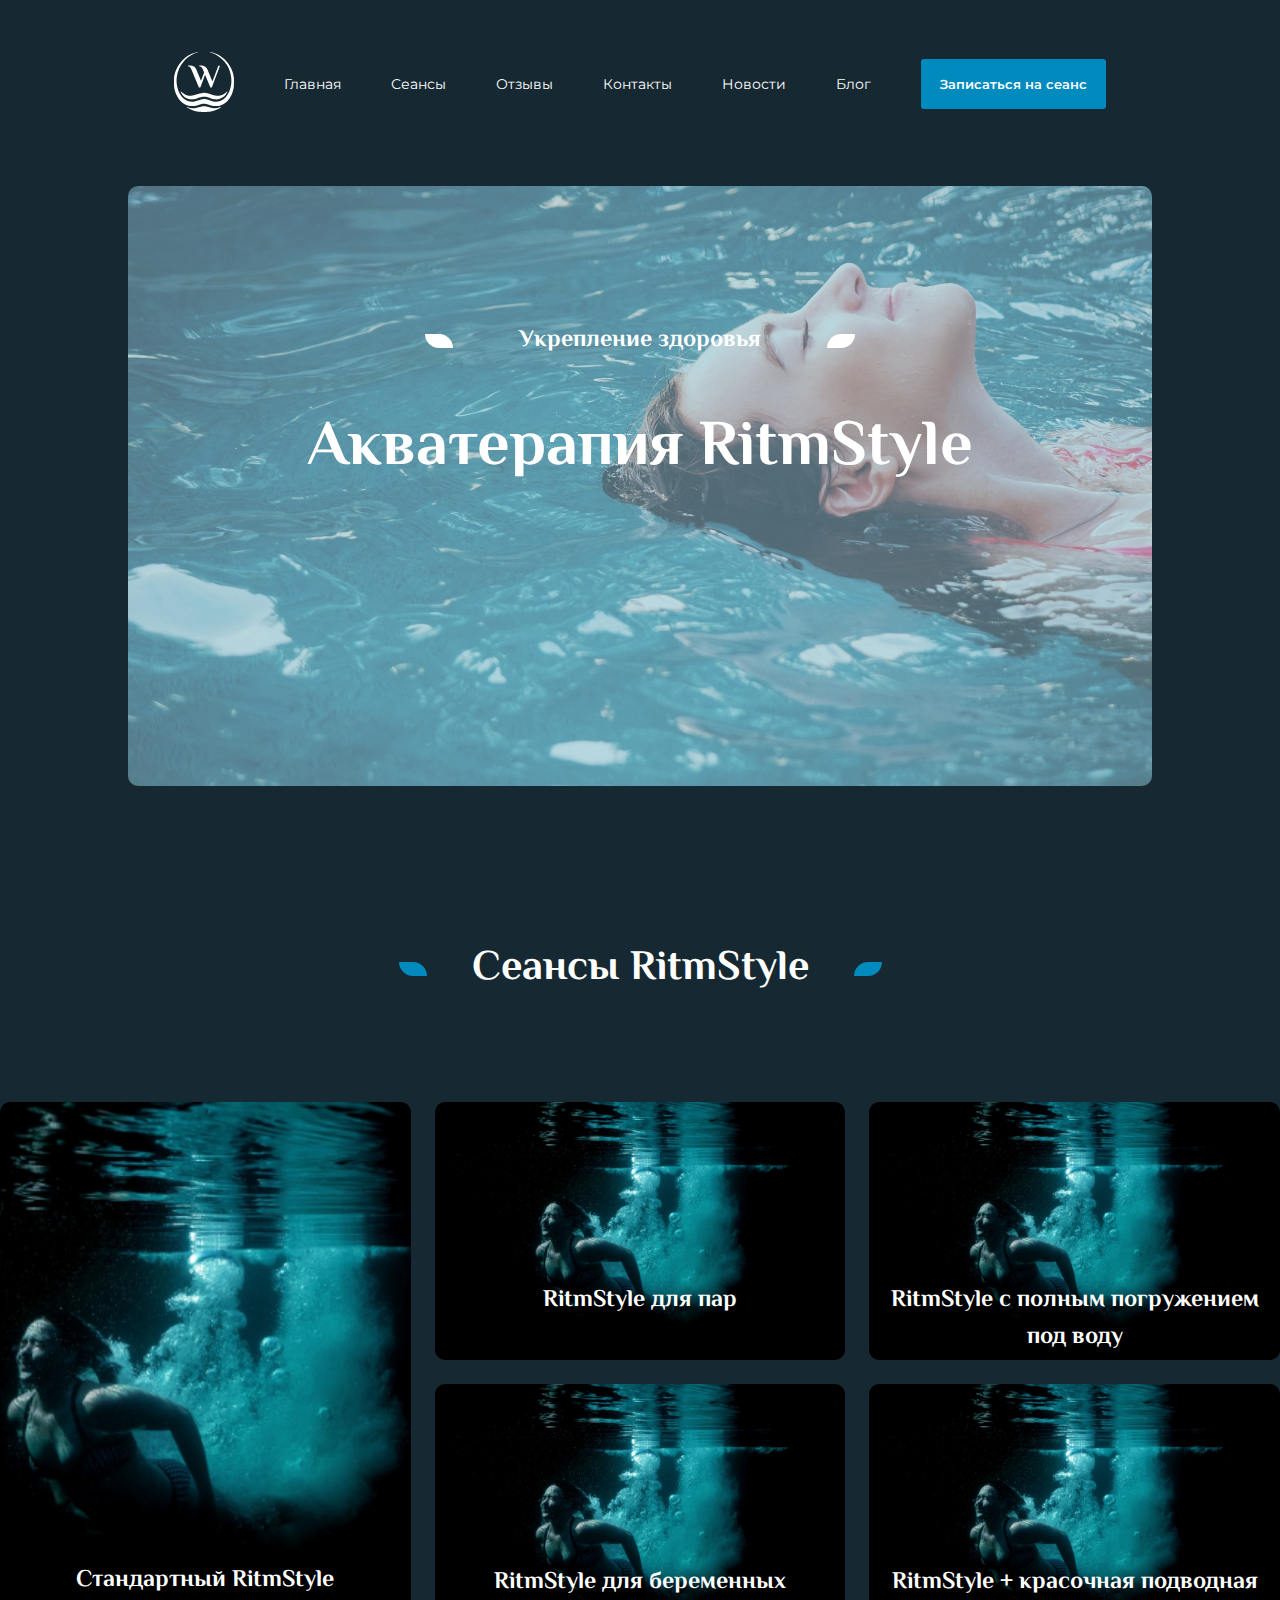
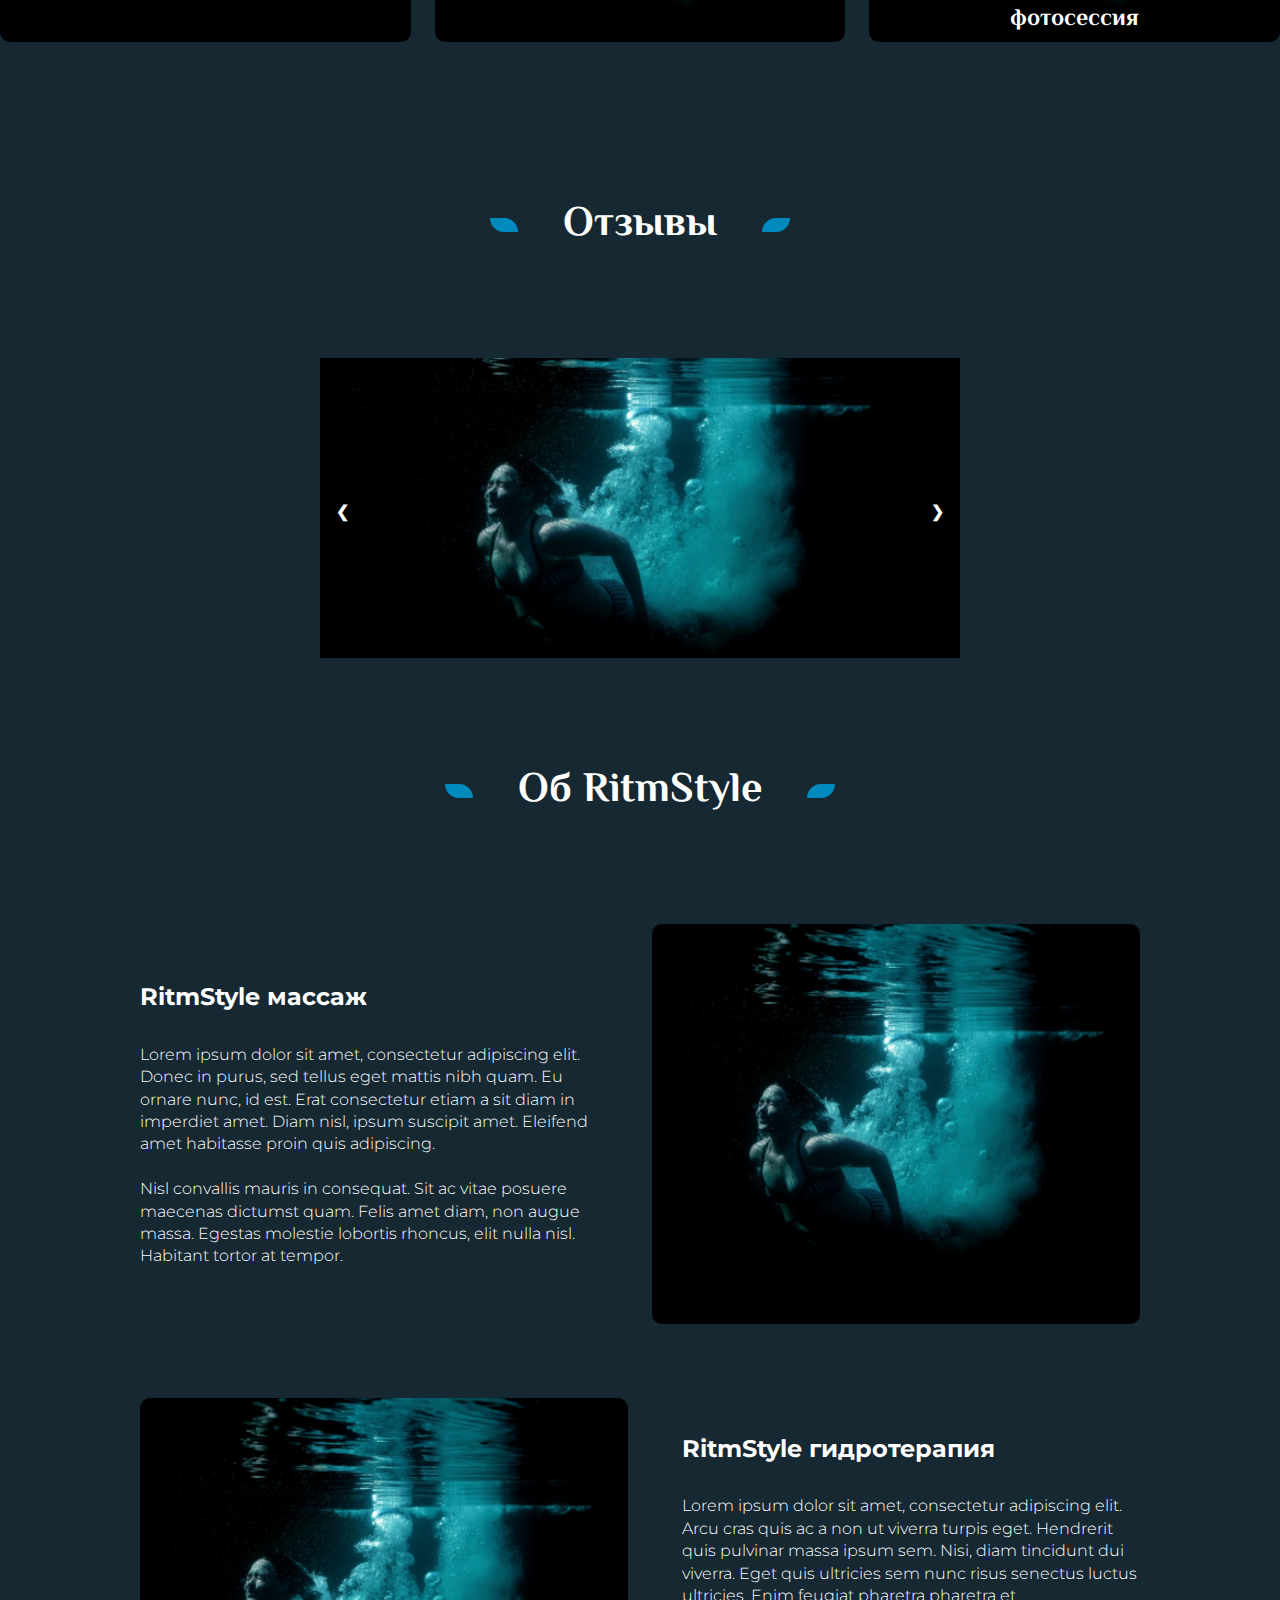
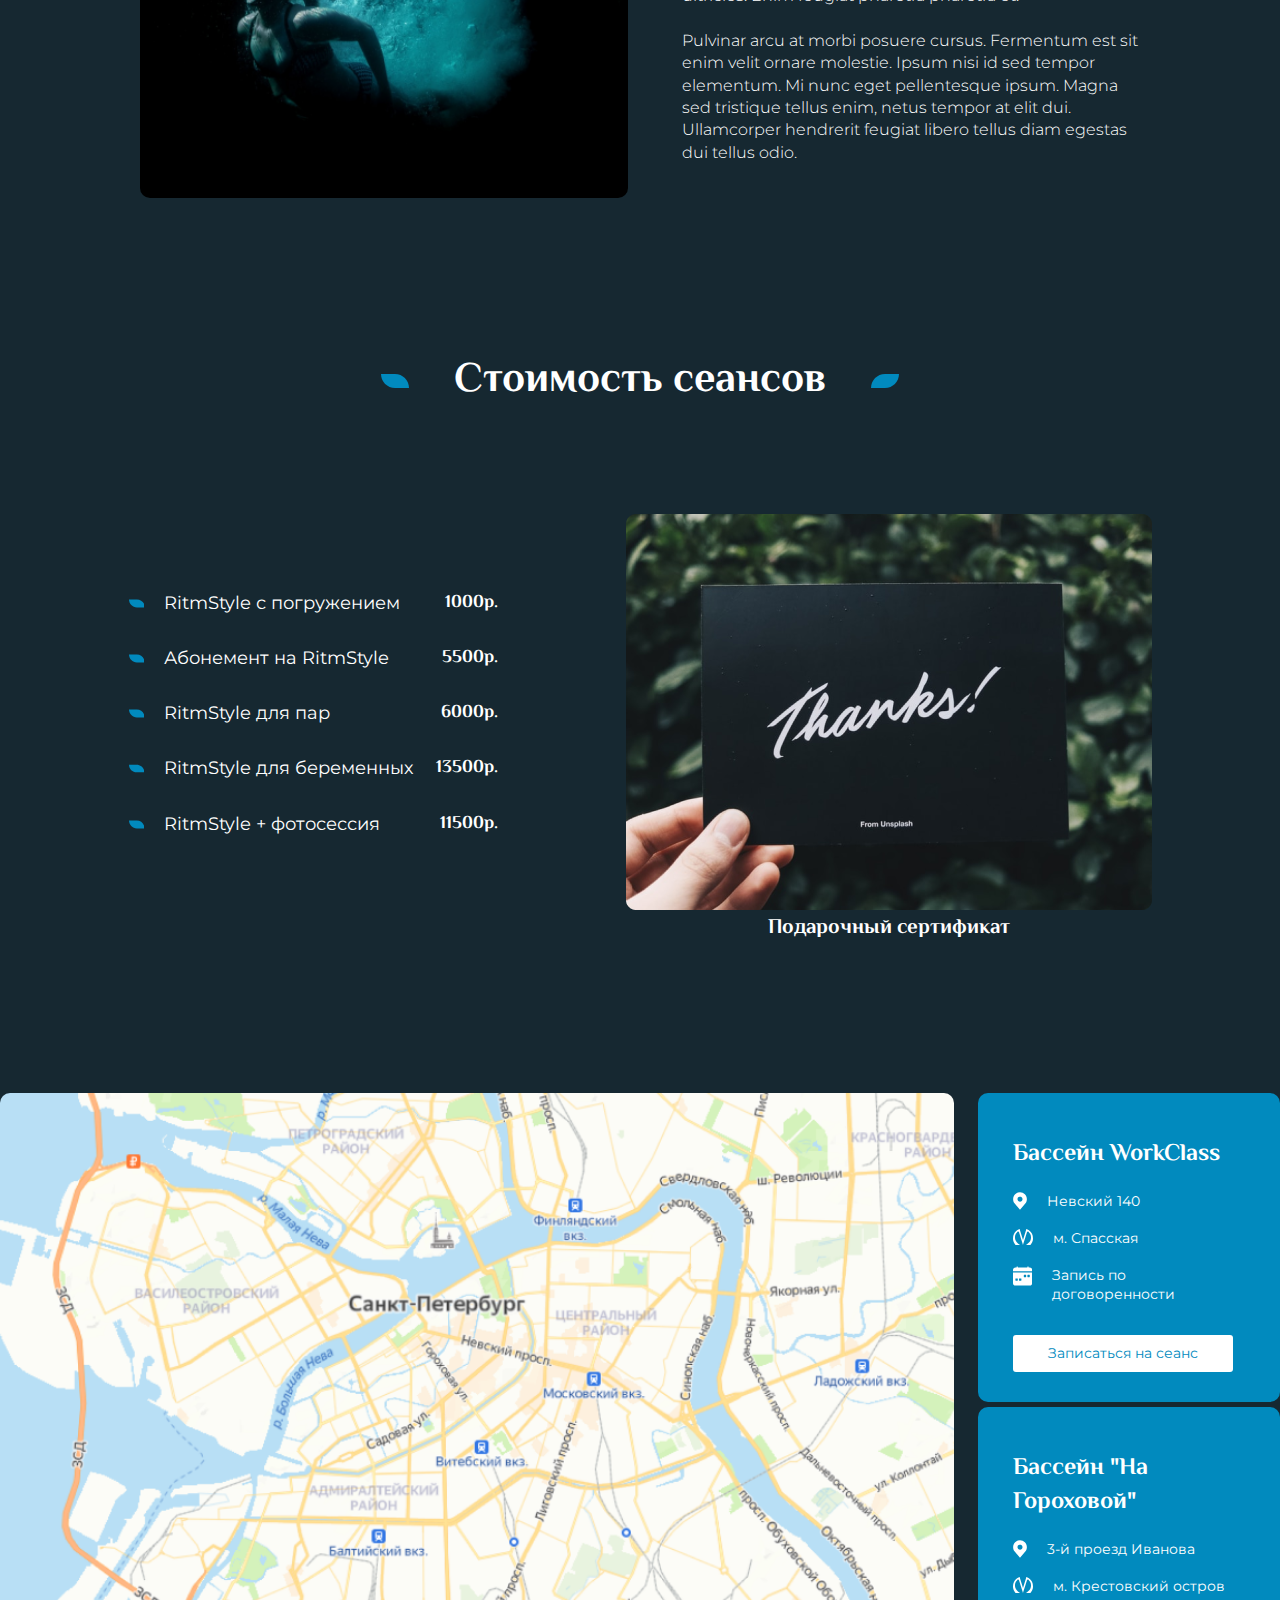
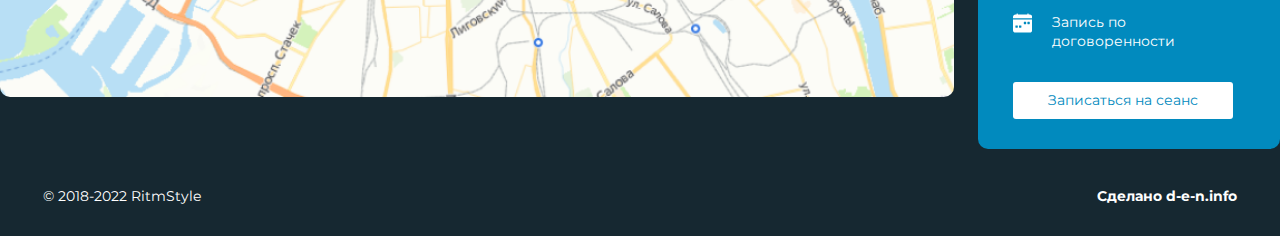
<file: Template22/index.html>
<!DOCTYPE html>
<html lang="ru">
  <head>
    <meta charset="UTF-8" />
    <meta name="viewport" content="width=device-width, initial-scale=1.0" />
    <link rel="stylesheet" href="/Template22/styles.css" />
    <link rel="preconnect" href="https://fonts.googleapis.com" />
    <link rel="preconnect" href="https://fonts.gstatic.com" crossorigin />
    <link
      href="https://fonts.googleapis.com/css2?family=El+Messiri:wght@700&family=Montserrat:wght@300;400;600;700&display=swap"
      rel="stylesheet"
    />
    <title>Templates22</title>
  </head>
  <body>
    <header class="header">
      <section class="section_header--navigation">
        <nav class="header_navigation">
          <ul class="header_nav--list">
            <li class="header_nav--list-item">
              <a href="" class="logo"
                ><svg
                  width="60"
                  height="60"
                  viewBox="0 0 60 60"
                  fill="none"
                  xmlns="http://www.w3.org/2000/svg"
                >
                  <path
                    d="M27.1809 59.9409C27.1622 59.9106 26.8094 59.8779 26.3971 59.8683C25.9847 59.8584 25.2547 59.785 24.7749 59.7051C20.5702 59.0045 16.3204 57.4796 13.4889 55.6556C12.9657 55.3185 12.8461 55.1884 12.9321 55.0493C12.9947 54.9482 13.2026 54.9996 14.4143 55.4155C14.9941 55.6145 15.8939 55.8695 16.4137 55.9822C17.2932 56.1727 17.4726 56.1869 18.9948 56.187C21.2785 56.187 22.0607 56.0577 24.5484 55.269C29.2868 53.7666 30.4723 53.76 35.1793 55.2091C37.8827 56.0415 38.946 56.2254 41.0505 56.2247C42.5817 56.2243 44.0207 55.9545 45.7505 55.3432C46.2103 55.1808 46.6727 55.0317 46.7779 55.012C46.9836 54.9735 47.0835 55.0604 47.0209 55.2232C46.9254 55.472 44.5079 56.8218 43.0241 57.4548C40.1304 58.6891 35.643 59.8322 33.5718 59.8625C33.1513 59.8687 32.7889 59.9033 32.7665 59.9397C32.717 60.0193 27.2301 60.0205 27.1809 59.9409ZM16.3409 54.0733C12.5739 53.5173 9.30804 51.8135 6.5237 48.9516C5.00699 47.3927 3.88666 45.7769 2.75711 43.5188C1.27915 40.5645 0.226076 36.7539 0.0455478 33.7061C-0.0161067 32.666 -0.014798 26.8854 0.04722 25.897C0.173655 23.8829 0.910019 20.9255 1.92325 18.3621C2.312 17.3785 3.34297 15.2343 3.83642 14.3832C3.98692 14.1235 4.14775 13.8457 4.19385 13.7658C5.18751 12.0402 7.09669 9.62045 8.78347 7.94873C10.3124 6.43349 11.7774 5.24993 13.5417 4.1048C14.0815 3.75444 14.605 3.41201 14.705 3.3438C15.0745 3.09173 17.3128 1.95851 18.1307 1.60932C19.9436 0.835313 22.0153 0.156835 22.6325 0.135042C22.8342 0.12785 23.0161 0.0945802 23.0369 0.0610195C23.0576 0.0274588 23.2457 0 23.4548 0C23.7763 0 23.8365 0.0212842 23.8453 0.138238C23.8538 0.251124 23.7395 0.312434 23.2246 0.471666C21.068 1.1383 18.592 2.31692 16.2042 3.81372C14.4102 4.93822 12.3072 6.69711 10.5681 8.52755C6.11284 13.217 3.52037 18.857 2.73151 25.5772C2.57774 26.8873 2.55746 30.3642 2.69654 31.5993C3.54967 39.1805 6.82746 45.1894 11.6878 48.0823C13.5021 49.1622 15.4951 49.7334 17.7223 49.8119C19.5274 49.8753 20.6818 49.6384 23.9467 48.5345C27.0168 47.4966 27.8481 47.2771 29.1928 47.1498C30.0903 47.0648 31.1528 47.1418 32.1942 47.3672C32.8148 47.5016 35.4005 48.3078 36.8075 48.8057C38.9725 49.5719 40.5767 49.8698 42.2241 49.8119C44.9235 49.7169 47.286 48.8951 49.4339 47.304C53.6459 44.1837 56.49 38.4675 57.2477 31.5995C57.3711 30.4813 57.3722 27.0844 57.2495 25.9334C56.7085 20.8555 55.2103 16.5486 52.6128 12.6036C50.0636 8.73196 46.4511 5.32707 42.4422 3.01741C40.7999 2.07132 38.3112 0.964181 36.7166 0.470577C36.2121 0.314396 36.0805 0.245386 36.0805 0.136858C36.0805 0.0214295 36.1364 0.000145285 36.4396 0.000145285C36.6372 0.000145285 36.8155 0.0271682 36.836 0.0602204C36.8564 0.0932 37.0589 0.127778 37.2859 0.136931C38.3045 0.178119 41.5517 1.38529 43.763 2.54488C50.8293 6.25043 55.9943 12.3048 58.5982 19.9349C59.2764 21.9221 59.8357 24.4856 59.8595 25.7154C59.8669 26.0964 59.9096 26.4525 59.9549 26.5103C60.0191 26.5922 60.0156 26.6022 59.9388 26.556C59.8592 26.5082 59.8563 26.5263 59.9234 26.6514C60.0243 26.8397 59.9855 32.1766 59.8703 33.9603C59.784 35.2981 59.5495 36.635 59.0933 38.3914C57.5673 44.2664 54.404 48.9458 50.1126 51.6766C48.5839 52.6494 46.3338 53.5596 44.581 53.9143C43.8475 54.0627 43.5433 54.0822 41.9696 54.0822C39.5962 54.0822 38.4446 53.8865 35.2079 52.9326C31.8053 51.9298 31.3616 51.837 29.9731 51.837C28.5844 51.837 28.1397 51.9301 24.7383 52.9327C21.6163 53.8529 20.5238 54.0466 18.2675 54.0802C17.3278 54.0941 16.4608 54.0911 16.3409 54.0733ZM16.5954 47.3661C15.1403 47.2073 13.9619 46.8565 12.5602 46.1651C10.6644 45.2298 9.06746 43.7643 7.69143 41.6967C7.04071 40.7189 6.4691 39.6746 6.51687 39.5504C6.59539 39.3459 6.8716 39.4466 7.28733 39.8311C8.196 40.6715 10.2789 42.2052 10.5118 42.2052C10.5525 42.2052 10.6374 42.2517 10.7005 42.3082C10.8557 42.4474 12.0699 42.9759 12.742 43.1967C14.0902 43.6397 15.8305 43.8436 17.2861 43.729C18.9945 43.5947 20.2113 43.3071 22.121 42.5865C25.1308 41.4509 26.7375 41.0548 28.9783 40.8961C30.6464 40.7779 32.603 40.9664 34.3719 41.4159C35.227 41.6332 36.1761 41.944 37.6074 42.4754C39.1577 43.0512 40.0205 43.3104 41.0322 43.5046C44.4239 44.1555 47.5417 43.5563 50.3309 41.7174C51.176 41.1602 52.3921 40.2012 52.8358 39.7422C53.1323 39.4354 53.4259 39.3517 53.503 39.5522C53.5778 39.7469 52.4918 41.5776 51.649 42.6773C51.1851 43.2828 50.1748 44.3224 49.5674 44.8193C48.0995 46.0202 46.212 46.8889 44.2599 47.2618C43.3573 47.4343 41.1923 47.4359 40.1884 47.2648C39.0751 47.0752 37.9092 46.7437 36.5895 46.2419C33.6604 45.1281 32.1823 44.8049 30.0096 44.8028C29.075 44.802 28.5555 44.8394 27.8793 44.9559C26.2664 45.2341 25.629 45.4238 22.8706 46.4478C21.8655 46.8209 20.8728 47.0866 19.8661 47.2518C19.0321 47.3889 17.3435 47.4479 16.5954 47.3661Z"
                    fill="white"
                  />
                  <path
                    d="M24.9209 35.5078L17.4323 17.6227C16.9007 16.3915 16.3691 15.5382 15.8375 15.063C15.3059 14.5878 14.6934 14.307 14 14.2206V13.5726C14.0925 13.5726 14.3236 13.5618 14.6934 13.5402C15.0401 13.5186 15.2943 13.5078 15.4561 13.5078C16.2651 13.5078 17.0971 13.5942 17.9523 13.767C18.8075 13.9182 19.6165 14.2854 20.3792 14.8686C21.1419 15.4518 21.7891 16.3699 22.3207 17.6227L27.0011 28.8009L30.1213 20.5063L28.9079 17.6227C28.3763 16.3915 27.7985 15.5382 27.1744 15.063C26.5735 14.5878 25.9263 14.307 25.2329 14.2206V13.5726C25.3254 13.5726 25.5334 13.5618 25.857 13.5402C26.1806 13.5186 26.4233 13.5078 26.585 13.5078C27.394 13.5078 28.2261 13.5942 29.0813 13.767C29.9364 13.9398 30.7454 14.3178 31.5081 14.901C32.2709 15.4626 32.918 16.3699 33.4496 17.6227L38.4074 29.4165L44.3359 13.8318H46L37.7833 35.5078H36.3965L31.0574 22.8068L26.3077 35.5078H24.9209Z"
                    fill="white"
                  />
                </svg>
              </a>
            </li>
            <li class="header_nav--list-item"><a href="" class="nav_elem">Главная</a></li>
            <li class="header_nav--list-item"><a href="" class="nav_elem">Сеансы</a></li>
            <li class="header_nav--list-item"><a href="" class="nav_elem">Отзывы</a></li>
            <li class="header_nav--list-item"><a href="" class="nav_elem">Контакты</a></li>
            <li class="header_nav--list-item"><a href="" class="nav_elem">Новости</a></li>
            <li class="header_nav--list-item"><a href="" class="nav_elem">Блог</a></li>
            <li class="header_nav--list-item item_7">
              <a href="" class="record">Записаться на сеанс</a>
            </li>
          </ul>
        </nav>
      </section>
      <section class="section_header--homescreen">
        <section class="section_header--homescreen-text">
          <div class="text home">
            <svg
              class="text"
              width="28"
              height="14"
              viewBox="0 0 28 14"
              fill="none"
              xmlns="http://www.w3.org/2000/svg"
            >
              <path
                d="M0 0H14C21.732 0 28 6.26801 28 14H14C6.26801 14 0 7.73199 0 0Z"
                fill="white"
              />
            </svg>
            <p class="text text-1">Укрепление здоровья</p>
            <svg
              class="text"
              width="28"
              height="14"
              viewBox="0 0 28 14"
              fill="none"
              xmlns="http://www.w3.org/2000/svg"
            >
              <path
                d="M28 0H14C6.26801 0 0 6.26801 0 14H14C21.732 14 28 7.73199 28 0Z"
                fill="white"
              />
            </svg>
          </div>
          <p class="text text-2">Акватерапия RitmStyle</p>
        </section>
      </section>
    </header>
    <main class="main">
      <section class="section_sessions">
        <div class="section_sessions-1">
          <svg
            width="28"
            height="14"
            viewBox="0 0 28 14"
            fill="none"
            xmlns="http://www.w3.org/2000/svg"
          >
            <path
              d="M0 0H14C21.732 0 28 6.26801 28 14H14C6.26801 14 0 7.73199 0 0Z"
              fill="#018ABE"
            />
          </svg>
          <p class="main-1">Сеансы RitmStyle</p>
          <svg
            width="28"
            height="14"
            viewBox="0 0 28 14"
            fill="none"
            xmlns="http://www.w3.org/2000/svg"
          >
            <path
              d="M28 0H14C6.26801 0 0 6.26801 0 14H14C21.732 14 28 7.73199 28 0Z"
              fill="#018ABE"
            />
          </svg>
        </div>
        <section class="sessions_slides">
          <div class="slide slide_1">Стандартный RitmStyle</div>
          <div class="slide slide_2">RitmStyle для пар</div>
          <div class="slide slide_3">
            RitmStyle с полным погружением под воду
          </div>
          <div class="slide slide_4">RitmStyle для беременных</div>
          <div class="slide slide_5">
            RitmStyle + красочная подводная фотосессия
          </div>
        </section>
      </section>
      <section class="section_reviews">
        <div class="section_sessions-1">
          <svg
            width="28"
            height="14"
            viewBox="0 0 28 14"
            fill="none"
            xmlns="http://www.w3.org/2000/svg"
          >
            <path
              d="M0 0H14C21.732 0 28 6.26801 28 14H14C6.26801 14 0 7.73199 0 0Z"
              fill="#018ABE"
            />
          </svg>
          <p class="main-1">Отзывы</p>
          <svg
            width="28"
            height="14"
            viewBox="0 0 28 14"
            fill="none"
            xmlns="http://www.w3.org/2000/svg"
          >
            <path
              d="M28 0H14C6.26801 0 0 6.26801 0 14H14C21.732 14 28 7.73199 28 0Z"
              fill="#018ABE"
            />
          </svg>
        </div>
        <div class="slider">

          <!-- Первый слайд -->
          <div class="item">
            <img src="/Template22/img/about_img.png">
          </div>
        
          <!-- Второй слайд -->
          <div class="item">
            <img src="/Template22/img/homescreen.png">
          </div>
        
          <!-- Третий слайд -->
          <div class="item">
            <img src="/Template22/img/thanks.png">
          </div>
        
          <!-- Кнопки-стрелочки -->
          <a class="previous" onclick="previousSlide()">&#10094;</a>
          <a class="next" onclick="nextSlide()">&#10095;</a>
        </div>
      </section>
      <section class="section_about">
        <div class="section_sessions-1">
          <svg
            width="28"
            height="14"
            viewBox="0 0 28 14"
            fill="none"
            xmlns="http://www.w3.org/2000/svg"
          >
            <path
              d="M0 0H14C21.732 0 28 6.26801 28 14H14C6.26801 14 0 7.73199 0 0Z"
              fill="#018ABE"
            />
          </svg>
          <p class="main-1">Об RitmStyle</p>
          <svg
            width="28"
            height="14"
            viewBox="0 0 28 14"
            fill="none"
            xmlns="http://www.w3.org/2000/svg"
          >
            <path
              d="M28 0H14C6.26801 0 0 6.26801 0 14H14C21.732 14 28 7.73199 28 0Z"
              fill="#018ABE"
            />
          </svg>
        </div>
        <section class="about_grid">
          <div class="about_grid--item-1">
            <p class="about_grid--title">RitmStyle массаж</p>
            <p class="about_grid--text">
              Lorem ipsum dolor sit amet, consectetur adipiscing elit. Donec in
              purus, sed tellus eget mattis nibh quam. Eu ornare nunc, id est.
              Erat consectetur etiam a sit diam in imperdiet amet. Diam nisl,
              ipsum suscipit amet. Eleifend amet habitasse proin quis
              adipiscing. <br /><br />
              Nisl convallis mauris in consequat. Sit ac vitae posuere maecenas
              dictumst quam. Felis amet diam, non augue massa. Egestas molestie
              lobortis rhoncus, elit nulla nisl. Habitant tortor at tempor.
            </p>
          </div>
          <div class="about_grid--item-2"></div>
          <div class="about_grid--item-3"></div>
          <div class="about_grid--item-4">
            <p class="about_grid--title about_grid--text-2">
              RitmStyle гидротерапия
            </p>
            <p class="about_grid--text about_grid--text-2">
              Lorem ipsum dolor sit amet, consectetur adipiscing elit. Arcu cras
              quis ac a non ut viverra turpis eget. Hendrerit quis pulvinar
              massa ipsum sem. Nisi, diam tincidunt dui viverra. Eget quis
              ultricies sem nunc risus senectus luctus ultricies. Enim feugiat
              pharetra pharetra et. <br /><br />
              Pulvinar arcu at morbi posuere cursus. Fermentum est sit enim
              velit ornare molestie. Ipsum nisi id sed tempor elementum. Mi nunc
              eget pellentesque ipsum. Magna sed tristique tellus enim, netus
              tempor at elit dui. Ullamcorper hendrerit feugiat libero tellus
              diam egestas dui tellus odio.
            </p>
          </div>
        </section>
      </section>
      <section class="section_price">
        <div class="section_sessions-1">
          <svg
            width="28"
            height="14"
            viewBox="0 0 28 14"
            fill="none"
            xmlns="http://www.w3.org/2000/svg"
          >
            <path
              d="M0 0H14C21.732 0 28 6.26801 28 14H14C6.26801 14 0 7.73199 0 0Z"
              fill="#018ABE"
            />
          </svg>
          <p class="main-1">Стоимость сеансов</p>
          <svg
            width="28"
            height="14"
            viewBox="0 0 28 14"
            fill="none"
            xmlns="http://www.w3.org/2000/svg"
          >
            <path
              d="M28 0H14C6.26801 0 0 6.26801 0 14H14C21.732 14 28 7.73199 28 0Z"
              fill="#018ABE"
            />
          </svg>
        </div>
        <section class="section_table">
        <section class="section_table--prices">
          <ul class="section_table--prices-table">
            <li class="section_table--prices-table-item">
              <svg
                width="18"
                height="9"
                viewBox="0 0 18 9"
                fill="none"
                xmlns="http://www.w3.org/2000/svg"
              >
                <path
                  d="M0 0H9C13.9706 0 18 4.02944 18 9H9C4.02944 9 0 4.97056 0 0Z"
                  fill="#018ABE"
                />
              </svg>
              <p class="section_table--prices-table-item-1">RitmStyle с погружением</p>

              <p class="section_table--prices-table-item-2">1000р.</p>
            </li>

            <li class="section_table--prices-table-item">
              <svg
                width="18"
                height="9"
                viewBox="0 0 18 9"
                fill="none"
                xmlns="http://www.w3.org/2000/svg"
              >
                <path
                  d="M0 0H9C13.9706 0 18 4.02944 18 9H9C4.02944 9 0 4.97056 0 0Z"
                  fill="#018ABE"
                />
              </svg>
              <p class="section_table--prices-table-item-1">Абонемент на RitmStyle</p>

              <p class="section_table--prices-table-item-2">5500р.</p>
            </li>

            <li class="section_table--prices-table-item">
              <svg
                width="18"
                height="9"
                viewBox="0 0 18 9"
                fill="none"
                xmlns="http://www.w3.org/2000/svg"
              >
                <path
                  d="M0 0H9C13.9706 0 18 4.02944 18 9H9C4.02944 9 0 4.97056 0 0Z"
                  fill="#018ABE"
                />
              </svg>
              <p class="section_table--prices-table-item-1">RitmStyle для пар</p>

              <p class="section_table--prices-table-item-2">6000р.</p>
            </li>
            <li class="section_table--prices-table-item">
              <svg
                width="18"
                height="9"
                viewBox="0 0 18 9"
                fill="none"
                xmlns="http://www.w3.org/2000/svg"
              >
                <path
                  d="M0 0H9C13.9706 0 18 4.02944 18 9H9C4.02944 9 0 4.97056 0 0Z"
                  fill="#018ABE"
                />
              </svg>
              <p class="section_table--prices-table-item-1">RitmStyle для беременных</p>

              <p class="section_table--prices-table-item-2">13500р.</p>
            </li>
            <li class="section_table--prices-table-item"> 
              <svg
                width="18"
                height="9"
                viewBox="0 0 18 9"
                fill="none"
                xmlns="http://www.w3.org/2000/svg"
              >
                <path
                  d="M0 0H9C13.9706 0 18 4.02944 18 9H9C4.02944 9 0 4.97056 0 0Z"
                  fill="#018ABE"
                />
              </svg>
              <p class="section_table--prices-table-item-1">RitmStyle + фотосессия</p>

              <p class="section_table--prices-table-item-2">11500р.</p>
            </li>
          </ul>
        </section>
        <section class="section_image--prices">
          <img src="/Template22/img/thanks.png" alt="price" />
          <p class="section_image--prices-text">Подарочный сертификат</p>
        </section>
      </section>
      </section>
      <section class="section_contacts">
      <section class="section_map">
        <div class="contact_item-1">
        </div>
        <div class="contact_item-2">
          <ul class="contact_list">
            <li class="contact_list-title">Бассейн WorkClass</li>
            <li class="contact_list-item">
              <svg class="contact_list-item"
                width="14"
                height="18"
                viewBox="0 0 14 18"
                fill="none"
                xmlns="http://www.w3.org/2000/svg"
              >
                <path
                  d="M7.00001 0.25C5.1773 0.25215 3.42987 0.977169 2.14102 2.26602C0.852176 3.55486 0.127158 5.3023 0.125007 7.125C0.122824 8.61452 0.60937 10.0636 1.51001 11.25C1.51001 11.25 1.69751 11.4969 1.72813 11.5325L7.00001 17.75L12.2744 11.5294C12.3019 11.4963 12.49 11.25 12.49 11.25L12.4906 11.2481C13.3908 10.0623 13.8771 8.61383 13.875 7.125C13.8729 5.3023 13.1478 3.55486 11.859 2.26602C10.5701 0.977169 8.82271 0.25215 7.00001 0.25ZM7.00001 9.625C6.50555 9.625 6.02221 9.47838 5.61108 9.20367C5.19996 8.92897 4.87953 8.53852 4.69031 8.08171C4.50109 7.62489 4.45158 7.12223 4.54804 6.63727C4.64451 6.15232 4.88261 5.70686 5.23224 5.35723C5.58187 5.0076 6.02733 4.7695 6.51228 4.67304C6.99723 4.57657 7.4999 4.62608 7.95672 4.8153C8.41353 5.00452 8.80398 5.32495 9.07868 5.73607C9.35338 6.1472 9.50001 6.63055 9.50001 7.125C9.49918 7.78779 9.23552 8.42319 8.76686 8.89185C8.2982 9.36052 7.6628 9.62417 7.00001 9.625Z"
                  fill="white"
                />
              </svg>
              <p class="contact_list-text">Невский 140</p>
            </li>
            <li class="contact_list-item">
              <svg class="contact_list-item"
                width="20"
                height="16"
                viewBox="0 0 20 16"
                fill="none"
                xmlns="http://www.w3.org/2000/svg"
              >
                <path
                  d="M6.02683 3.36707C5.72703 2.3514 4.91324 2.46272 4.35683 2.93577C2.9862 4.20185 1.20154 6.85927 2.34374 10.6858C3.30031 13.9275 7.28064 16.0006 7.28064 16.0006H2.64064C2.64064 16.0006 0.244811 13.3154 0.0306387 10.1571C-0.240621 6.16409 1.35857 3.64578 3.21463 2.00409C4.95645 0.459726 6.61263 0.000610352 6.61263 0.000610352L10.0005 11.1006L13.3883 0.000610352C13.3883 0.000610352 15.0445 0.459727 16.7863 2.00409C18.6424 3.64578 20.2415 6.16409 19.9703 10.1571C19.7561 13.3154 17.3603 16.0006 17.3603 16.0006H12.7203C12.7203 16.0006 16.7003 13.9275 17.6572 10.6858C18.7994 6.85971 17.0147 4.20228 15.6441 2.93577C15.0873 2.46272 14.2735 2.3514 13.9741 3.36707C12.9461 6.60882 10.0009 15.8971 10.0009 15.8971C10.0009 15.8971 7.05564 6.60571 6.02767 3.36707H6.02683Z"
                  fill="white"
                />
              </svg>
              <p class="contact_list-text">м. Спасская</p>
            </li>
            <li class="contact_list-item">
              <svg class="contact_list-item"
                width="20"
                height="20"
                viewBox="0 0 20 20"
                fill="none"
                xmlns="http://www.w3.org/2000/svg"
              >
                <path
                  d="M5 0.625C5 0.45924 4.93415 0.300269 4.81694 0.183058C4.69973 0.065848 4.54076 0 4.375 0C4.20924 0 4.05027 0.065848 3.93306 0.183058C3.81585 0.300269 3.75 0.45924 3.75 0.625V1.25H2.5C1.83696 1.25 1.20107 1.51339 0.732233 1.98223C0.263392 2.45107 0 3.08696 0 3.75L0 5H20V3.75C20 3.08696 19.7366 2.45107 19.2678 1.98223C18.7989 1.51339 18.163 1.25 17.5 1.25H16.25V0.625C16.25 0.45924 16.1842 0.300269 16.0669 0.183058C15.9497 0.065848 15.7908 0 15.625 0C15.4592 0 15.3003 0.065848 15.1831 0.183058C15.0658 0.300269 15 0.45924 15 0.625V1.25H5V0.625ZM20 17.5V6.25H0V17.5C0 18.163 0.263392 18.7989 0.732233 19.2678C1.20107 19.7366 1.83696 20 2.5 20H17.5C18.163 20 18.7989 19.7366 19.2678 19.2678C19.7366 18.7989 20 18.163 20 17.5ZM11.875 8.75H13.125C13.2908 8.75 13.4497 8.81585 13.5669 8.93306C13.6842 9.05027 13.75 9.20924 13.75 9.375V10.625C13.75 10.7908 13.6842 10.9497 13.5669 11.0669C13.4497 11.1842 13.2908 11.25 13.125 11.25H11.875C11.7092 11.25 11.5503 11.1842 11.4331 11.0669C11.3158 10.9497 11.25 10.7908 11.25 10.625V9.375C11.25 9.20924 11.3158 9.05027 11.4331 8.93306C11.5503 8.81585 11.7092 8.75 11.875 8.75ZM15.625 8.75H16.875C17.0408 8.75 17.1997 8.81585 17.3169 8.93306C17.4342 9.05027 17.5 9.20924 17.5 9.375V10.625C17.5 10.7908 17.4342 10.9497 17.3169 11.0669C17.1997 11.1842 17.0408 11.25 16.875 11.25H15.625C15.4592 11.25 15.3003 11.1842 15.1831 11.0669C15.0658 10.9497 15 10.7908 15 10.625V9.375C15 9.20924 15.0658 9.05027 15.1831 8.93306C15.3003 8.81585 15.4592 8.75 15.625 8.75ZM2.5 13.125C2.5 12.9592 2.56585 12.8003 2.68306 12.6831C2.80027 12.5658 2.95924 12.5 3.125 12.5H4.375C4.54076 12.5 4.69973 12.5658 4.81694 12.6831C4.93415 12.8003 5 12.9592 5 13.125V14.375C5 14.5408 4.93415 14.6997 4.81694 14.8169C4.69973 14.9342 4.54076 15 4.375 15H3.125C2.95924 15 2.80027 14.9342 2.68306 14.8169C2.56585 14.6997 2.5 14.5408 2.5 14.375V13.125ZM6.875 12.5H8.125C8.29076 12.5 8.44973 12.5658 8.56694 12.6831C8.68415 12.8003 8.75 12.9592 8.75 13.125V14.375C8.75 14.5408 8.68415 14.6997 8.56694 14.8169C8.44973 14.9342 8.29076 15 8.125 15H6.875C6.70924 15 6.55027 14.9342 6.43306 14.8169C6.31585 14.6997 6.25 14.5408 6.25 14.375V13.125C6.25 12.9592 6.31585 12.8003 6.43306 12.6831C6.55027 12.5658 6.70924 12.5 6.875 12.5Z"
                  fill="white"
                />
              </svg>
              <p class="contact_list-text">Запись по договоренности</p>
            </li>
            <li class="contact_list-link link"><a href="" class="contact_list-text color">Записаться на сеанс</a></li>
          </ul>
        </div>
        <div class="contact_item-3">
          <ul class="contact_list">
            <li class="contact_list-title">Бассейн "На Гороховой"</li>
            <li class="contact_list-item">
              <svg class="contact_list-item"
                width="14"
                height="18"
                viewBox="0 0 14 18"
                fill="none"
                xmlns="http://www.w3.org/2000/svg"
              >
                <path
                  d="M7.00001 0.25C5.1773 0.25215 3.42987 0.977169 2.14102 2.26602C0.852176 3.55486 0.127158 5.3023 0.125007 7.125C0.122824 8.61452 0.60937 10.0636 1.51001 11.25C1.51001 11.25 1.69751 11.4969 1.72813 11.5325L7.00001 17.75L12.2744 11.5294C12.3019 11.4963 12.49 11.25 12.49 11.25L12.4906 11.2481C13.3908 10.0623 13.8771 8.61383 13.875 7.125C13.8729 5.3023 13.1478 3.55486 11.859 2.26602C10.5701 0.977169 8.82271 0.25215 7.00001 0.25ZM7.00001 9.625C6.50555 9.625 6.02221 9.47838 5.61108 9.20367C5.19996 8.92897 4.87953 8.53852 4.69031 8.08171C4.50109 7.62489 4.45158 7.12223 4.54804 6.63727C4.64451 6.15232 4.88261 5.70686 5.23224 5.35723C5.58187 5.0076 6.02733 4.7695 6.51228 4.67304C6.99723 4.57657 7.4999 4.62608 7.95672 4.8153C8.41353 5.00452 8.80398 5.32495 9.07868 5.73607C9.35338 6.1472 9.50001 6.63055 9.50001 7.125C9.49918 7.78779 9.23552 8.42319 8.76686 8.89185C8.2982 9.36052 7.6628 9.62417 7.00001 9.625Z"
                  fill="white"
                />
              </svg>
              <p class="contact_list-text">3-й проезд Иванова</p>
            </li>
            <li class="contact_list-item">
              <svg class="contact_list-item"
                width="20"
                height="16"
                viewBox="0 0 20 16"
                fill="none"
                xmlns="http://www.w3.org/2000/svg"
              >
                <path
                  d="M6.02683 3.36707C5.72703 2.3514 4.91324 2.46272 4.35683 2.93577C2.9862 4.20185 1.20154 6.85927 2.34374 10.6858C3.30031 13.9275 7.28064 16.0006 7.28064 16.0006H2.64064C2.64064 16.0006 0.244811 13.3154 0.0306387 10.1571C-0.240621 6.16409 1.35857 3.64578 3.21463 2.00409C4.95645 0.459726 6.61263 0.000610352 6.61263 0.000610352L10.0005 11.1006L13.3883 0.000610352C13.3883 0.000610352 15.0445 0.459727 16.7863 2.00409C18.6424 3.64578 20.2415 6.16409 19.9703 10.1571C19.7561 13.3154 17.3603 16.0006 17.3603 16.0006H12.7203C12.7203 16.0006 16.7003 13.9275 17.6572 10.6858C18.7994 6.85971 17.0147 4.20228 15.6441 2.93577C15.0873 2.46272 14.2735 2.3514 13.9741 3.36707C12.9461 6.60882 10.0009 15.8971 10.0009 15.8971C10.0009 15.8971 7.05564 6.60571 6.02767 3.36707H6.02683Z"
                  fill="white"
                />
              </svg>
              <p class="contact_list-text">м. Крестовский остров</p>
            </li>
            <li class="contact_list-item">
              <svg class="contact_list-item"
                width="20"
                height="20"
                viewBox="0 0 20 20"
                fill="none"
                xmlns="http://www.w3.org/2000/svg"
              >
                <path
                  d="M5 0.625C5 0.45924 4.93415 0.300269 4.81694 0.183058C4.69973 0.065848 4.54076 0 4.375 0C4.20924 0 4.05027 0.065848 3.93306 0.183058C3.81585 0.300269 3.75 0.45924 3.75 0.625V1.25H2.5C1.83696 1.25 1.20107 1.51339 0.732233 1.98223C0.263392 2.45107 0 3.08696 0 3.75L0 5H20V3.75C20 3.08696 19.7366 2.45107 19.2678 1.98223C18.7989 1.51339 18.163 1.25 17.5 1.25H16.25V0.625C16.25 0.45924 16.1842 0.300269 16.0669 0.183058C15.9497 0.065848 15.7908 0 15.625 0C15.4592 0 15.3003 0.065848 15.1831 0.183058C15.0658 0.300269 15 0.45924 15 0.625V1.25H5V0.625ZM20 17.5V6.25H0V17.5C0 18.163 0.263392 18.7989 0.732233 19.2678C1.20107 19.7366 1.83696 20 2.5 20H17.5C18.163 20 18.7989 19.7366 19.2678 19.2678C19.7366 18.7989 20 18.163 20 17.5ZM11.875 8.75H13.125C13.2908 8.75 13.4497 8.81585 13.5669 8.93306C13.6842 9.05027 13.75 9.20924 13.75 9.375V10.625C13.75 10.7908 13.6842 10.9497 13.5669 11.0669C13.4497 11.1842 13.2908 11.25 13.125 11.25H11.875C11.7092 11.25 11.5503 11.1842 11.4331 11.0669C11.3158 10.9497 11.25 10.7908 11.25 10.625V9.375C11.25 9.20924 11.3158 9.05027 11.4331 8.93306C11.5503 8.81585 11.7092 8.75 11.875 8.75ZM15.625 8.75H16.875C17.0408 8.75 17.1997 8.81585 17.3169 8.93306C17.4342 9.05027 17.5 9.20924 17.5 9.375V10.625C17.5 10.7908 17.4342 10.9497 17.3169 11.0669C17.1997 11.1842 17.0408 11.25 16.875 11.25H15.625C15.4592 11.25 15.3003 11.1842 15.1831 11.0669C15.0658 10.9497 15 10.7908 15 10.625V9.375C15 9.20924 15.0658 9.05027 15.1831 8.93306C15.3003 8.81585 15.4592 8.75 15.625 8.75ZM2.5 13.125C2.5 12.9592 2.56585 12.8003 2.68306 12.6831C2.80027 12.5658 2.95924 12.5 3.125 12.5H4.375C4.54076 12.5 4.69973 12.5658 4.81694 12.6831C4.93415 12.8003 5 12.9592 5 13.125V14.375C5 14.5408 4.93415 14.6997 4.81694 14.8169C4.69973 14.9342 4.54076 15 4.375 15H3.125C2.95924 15 2.80027 14.9342 2.68306 14.8169C2.56585 14.6997 2.5 14.5408 2.5 14.375V13.125ZM6.875 12.5H8.125C8.29076 12.5 8.44973 12.5658 8.56694 12.6831C8.68415 12.8003 8.75 12.9592 8.75 13.125V14.375C8.75 14.5408 8.68415 14.6997 8.56694 14.8169C8.44973 14.9342 8.29076 15 8.125 15H6.875C6.70924 15 6.55027 14.9342 6.43306 14.8169C6.31585 14.6997 6.25 14.5408 6.25 14.375V13.125C6.25 12.9592 6.31585 12.8003 6.43306 12.6831C6.55027 12.5658 6.70924 12.5 6.875 12.5Z"
                  fill="white"
                />
              </svg>
              <p class="contact_list-text">Запись по договоренности</p>
            </li>
            <li class="contact_list-link link"><a href="" class="contact_list-text color">Записаться на сеанс</a></li>
          </ul>
        </div>
      </section>
    </section>
    </main>
    <footer class="footer">
      <p class="copy">© 2018-2022 RitmStyle</p>
      <p class="made">Сделано d-e-n.info</p>
    </footer>
    <script type="text/javascript" src="/Template22/code.js"></script>
  </body>
</html>
</file>
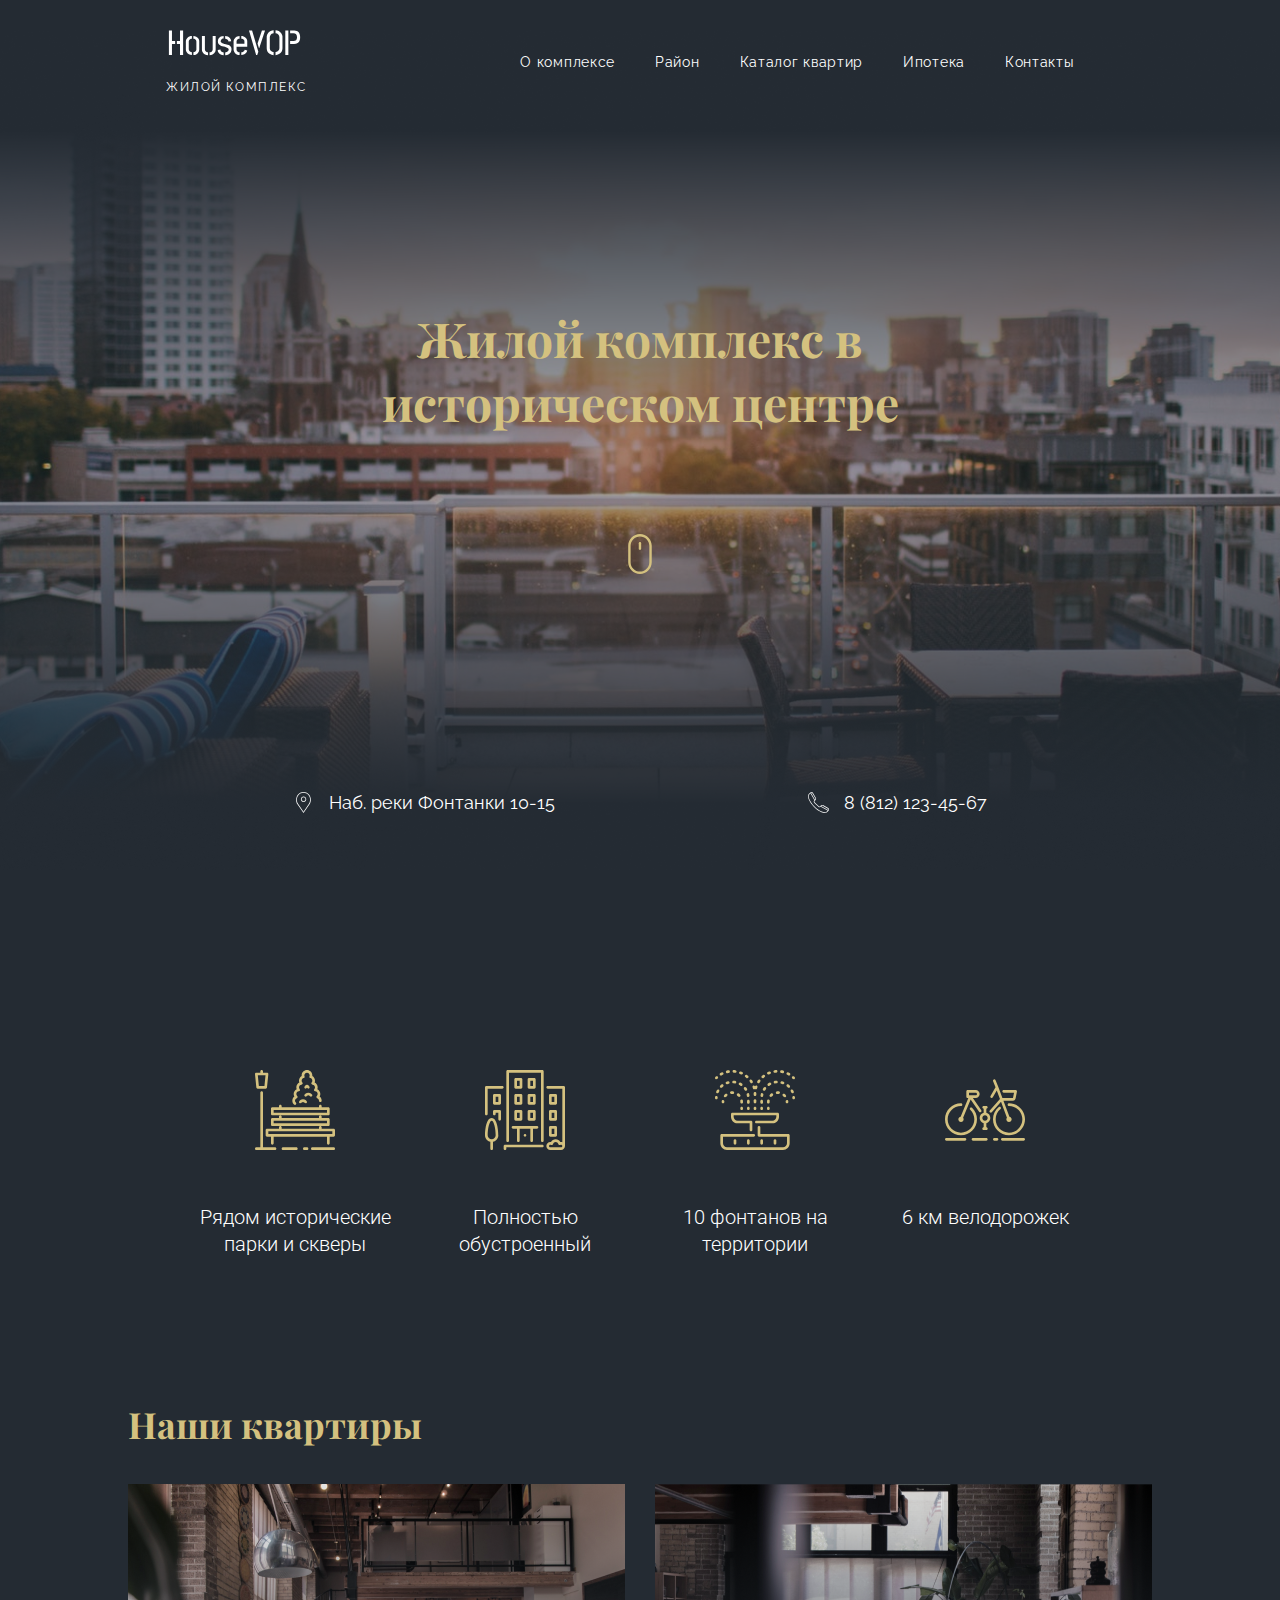
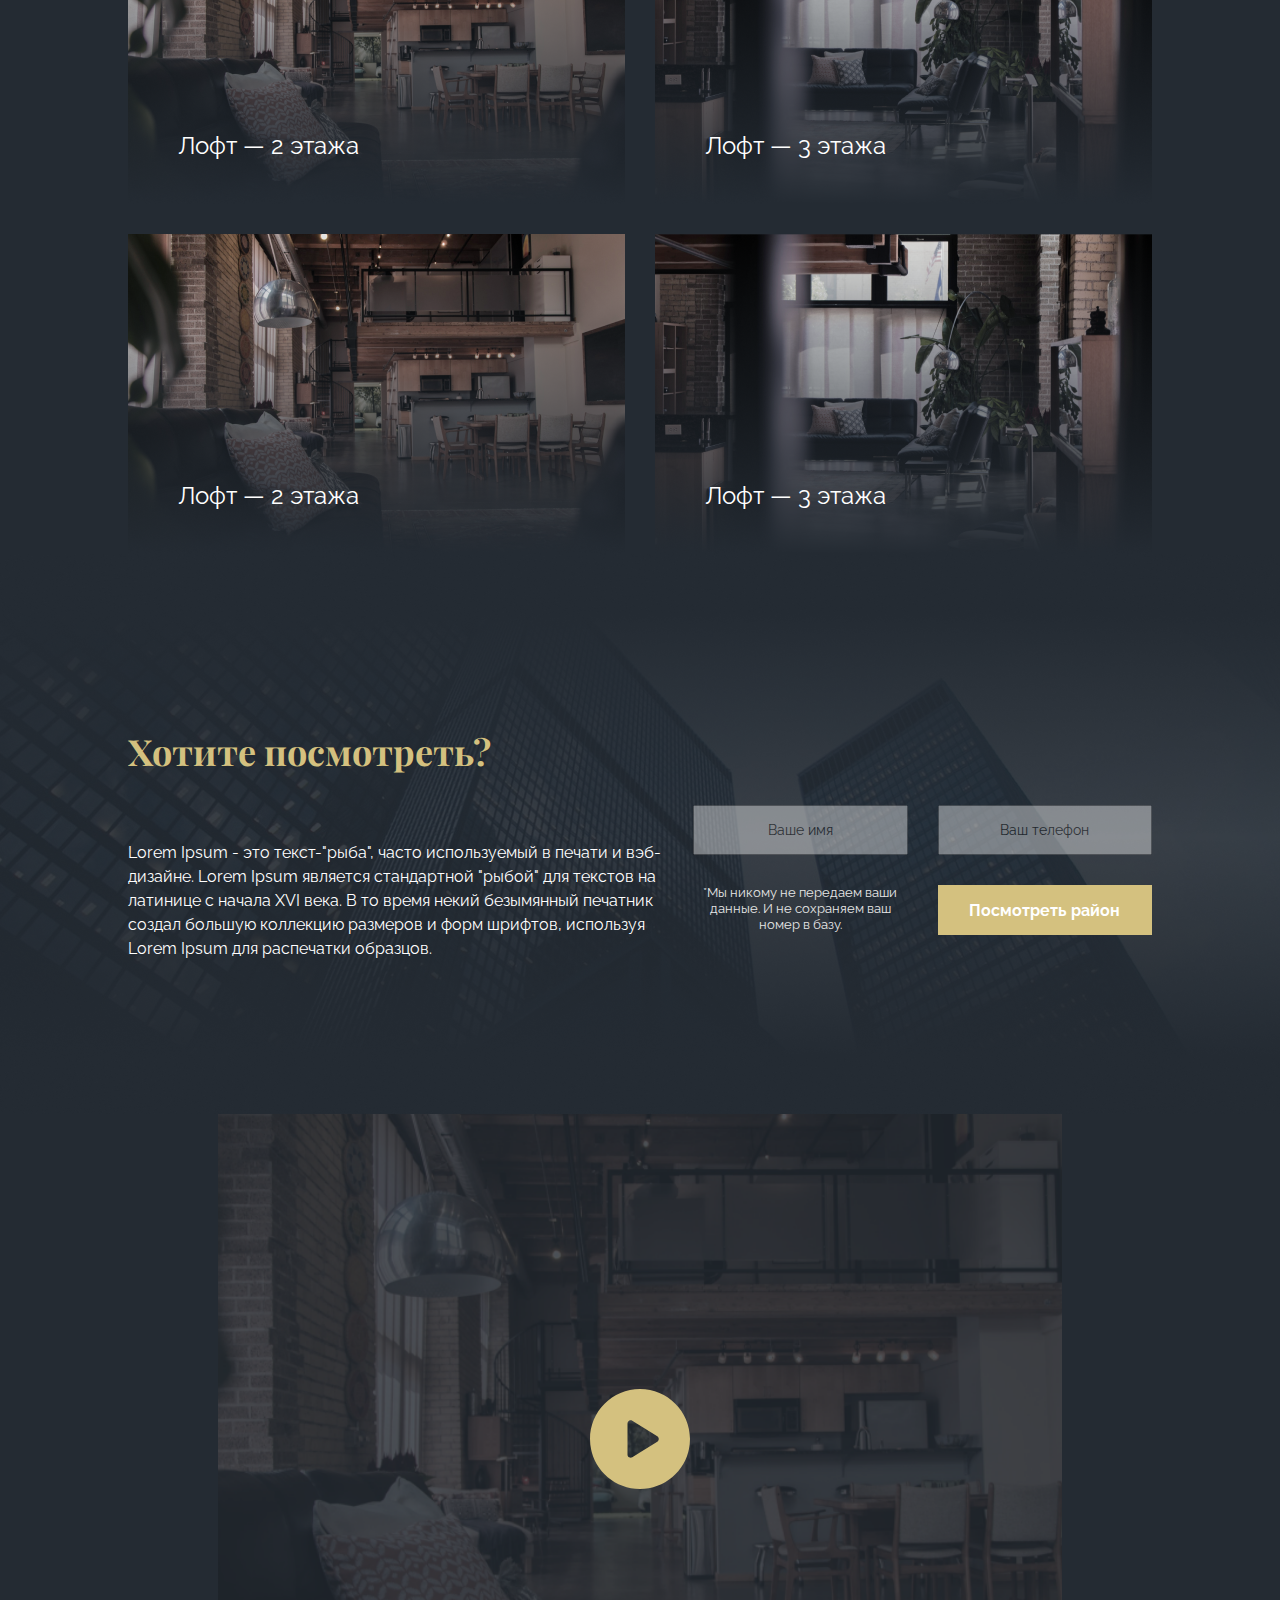
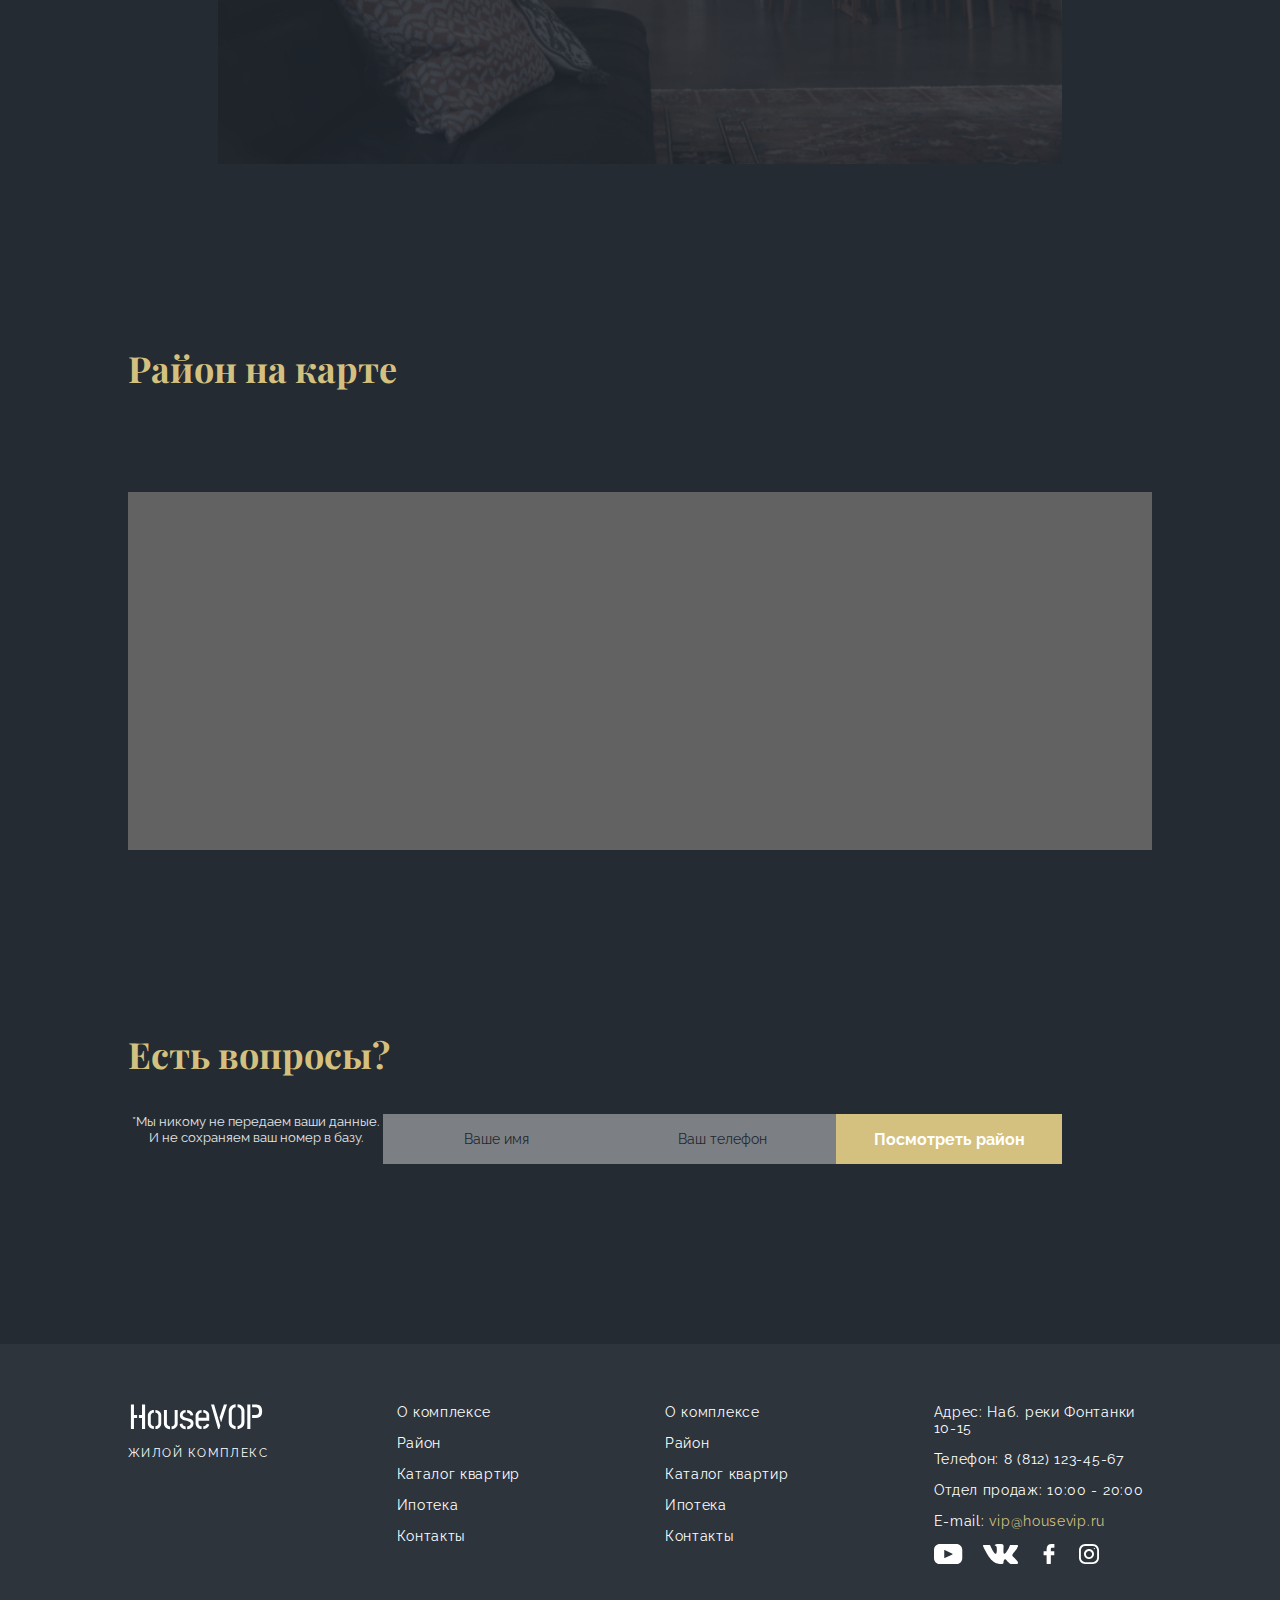
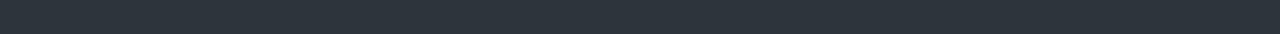
<file: Template8/index.html>
<!DOCTYPE html>
<html lang="ru">
  <head>
    <meta charset="UTF-8" />
    <meta name="viewport" content="width=device-width, initial-scale=1.0" />
    <link rel="stylesheet" href="/Template8/styles.css" />
    <link rel="preconnect" href="https://fonts.googleapis.com" />
    <link rel="preconnect" href="https://fonts.gstatic.com" crossorigin />
    <link
      href="https://fonts.googleapis.com/css2?family=Playfair+Display:wght@700&family=Raleway:wght@400;700&family=Roboto:wght@300&display=swap"
      rel="stylesheet"
    />
    <title>Document</title>
  </head>
  <body>
    <header class="header">
        <section class="header_nav">
            <ul class="nav_list">
                <li class="list_item first_item">
                    <svg class="svg-nav"
                    width="137" height="26" viewBox="0 0 132 26" fill="none" xmlns="http://www.w3.org/2000/svg">
                        <path d="M0.40625 25V0.390625H3.46484V11.1133H6.62891V14.1016H3.46484V25H0.40625ZM8.38672 14.1016V11.1133H11.5156V0.390625H14.6094V25H11.5156V14.1016H8.38672ZM17.3516 19.7969V11.1133C17.3516 10.0117 17.8438 8.93359 18.8281 7.87891C20.0469 6.61328 21.5703 5.98047 23.3984 5.98047V8.82812C22.0156 8.82812 21.0547 9.40234 20.5156 10.5508C20.3516 10.9023 20.2695 11.2539 20.2695 11.6055V19.3398C20.2695 20.207 20.668 20.9453 21.4648 21.5547C22.0273 21.9766 22.6719 22.1875 23.3984 22.1875V25.0352C21.1719 25.0352 19.4492 24.1328 18.2305 22.3281C17.6445 21.4375 17.3516 20.5938 17.3516 19.7969ZM24.9102 25.0352V22.1875C26.1523 22.1875 27.043 21.625 27.582 20.5C27.7695 20.125 27.8633 19.7617 27.8633 19.4102V11.6055C27.8633 10.6445 27.4531 9.88281 26.6328 9.32031C26.1172 8.99219 25.5312 8.82812 24.875 8.82812V5.98047C27.0312 5.98047 28.6953 6.85938 29.8672 8.61719C30.4531 9.48438 30.7461 10.3164 30.7461 11.1133V19.7969C30.7461 20.9453 30.2539 22.0586 29.2695 23.1367C28.1211 24.3789 26.668 25.0117 24.9102 25.0352ZM33.418 19.9375V6.01562H36.4062V19.5859C36.4062 20.4297 36.8281 21.1328 37.6719 21.6953C38.2344 22.0469 38.8555 22.2227 39.5352 22.2227V25.1758C37.2852 25.1758 35.5508 24.2969 34.332 22.5391C33.7227 21.6484 33.418 20.7812 33.418 19.9375ZM41.082 25.1758V22.2227C42.3477 22.2227 43.2734 21.7188 43.8594 20.7109C44.0703 20.3359 44.1758 19.9609 44.1758 19.5859V6.01562H47.1641V19.9375C47.1641 21.0391 46.6602 22.1289 45.6523 23.207C44.4336 24.4961 42.9102 25.1523 41.082 25.1758ZM49.2031 20.0078L51.9805 19.4805C51.9805 20.5352 52.5312 21.3672 53.6328 21.9766C54.1719 22.2344 54.6875 22.375 55.1797 22.3984V25.1758C52.9062 25.1758 51.207 24.3555 50.082 22.7148C49.4961 21.8477 49.2031 20.9453 49.2031 20.0078ZM49.3789 11.3594C49.3789 9.22656 50.3516 7.64453 52.2969 6.61328C53.2344 6.12109 54.1719 5.875 55.1094 5.875V8.61719C54.0312 8.61719 53.1992 9.0625 52.6133 9.95312C52.3086 10.3984 52.1562 10.8672 52.1562 11.3594C52.1562 12.1094 52.7422 12.7188 53.9141 13.1875C54.8047 13.5625 56.5273 14.0547 59.082 14.6641C60.6758 14.9922 61.8125 15.7773 62.4922 17.0195C62.8438 17.6758 63.0195 18.4141 63.0195 19.2344C63.0195 21.4844 62.1172 23.1484 60.3125 24.2266C59.2578 24.8594 58.0508 25.1758 56.6914 25.1758V22.3984C57.7695 22.3984 58.6719 22.0234 59.3984 21.2734C59.9141 20.7344 60.1719 20.1016 60.1719 19.375C60.1719 18.4375 59.2461 17.6875 57.3945 17.125C56.9258 16.9844 56.1758 16.7852 55.1445 16.5273C54.043 16.2695 53.2461 16.0586 52.7539 15.8945C50.9727 15.1914 49.8945 14.125 49.5195 12.6953C49.4258 12.2734 49.3789 11.8281 49.3789 11.3594ZM56.6562 8.65234V5.875C58.6719 5.875 60.3008 6.625 61.543 8.125C62.3164 9.08594 62.7031 10.0938 62.7031 11.1484L59.9258 11.6055C59.9258 10.3164 59.2227 9.41406 57.8164 8.89844C57.3945 8.73438 57.0078 8.65234 56.6562 8.65234ZM65.0938 19.7969V11.0781C65.1172 10 65.6328 8.93359 66.6406 7.87891C67.8594 6.63672 69.3359 6.00391 71.0703 5.98047V8.75781C69.9453 8.75781 69.0664 9.25 68.4336 10.2344C68.1758 10.6562 68.0469 11.043 68.0469 11.3945V13.7852H75.9219V11.3945C75.9219 10.3398 75.3828 9.56641 74.3047 9.07422C73.8125 8.83984 73.3086 8.72266 72.793 8.72266V5.98047C74.4102 5.98047 75.8516 6.55469 77.1172 7.70312C78.1719 8.71094 78.7109 9.82422 78.7344 11.043V16.6328H68.0469V19.7969C68.0469 20.4531 68.4219 21.0625 69.1719 21.625C69.7812 22.0469 70.4258 22.2578 71.1055 22.2578V25C68.9727 25 67.2969 24.1328 66.0781 22.3984C65.4219 21.4844 65.0938 20.6172 65.0938 19.7969ZM72.793 25V22.2227C74.1992 22.2227 75.2539 21.6133 75.957 20.3945C76.0977 20.1367 76.2031 19.8906 76.2734 19.6562L78.7695 20.5703C78.3477 22.1875 77.3867 23.4062 75.8867 24.2266C74.9258 24.7422 73.8945 25 72.793 25ZM80.4922 0.390625H83.5859L89.8438 21.7656L88.7188 25H87.6289L80.4922 0.390625ZM89.0703 13.4336L93.4297 0.390625H96.5234C96.3125 1.07031 95.4336 3.78906 93.8867 8.54688C92.082 14.0781 91.0508 17.2539 90.793 18.0742H90.4414L89.0703 13.4336ZM98.2109 18.1445V6.57812C98.2109 5.33594 98.7383 4.07031 99.793 2.78125C101.199 1.09375 102.98 0.238281 105.137 0.214844V3.27344C103.707 3.27344 102.594 4 101.797 5.45312C101.469 6.08594 101.305 6.64844 101.305 7.14062V18.1445C101.305 19.6211 102.031 20.7695 103.484 21.5898C104.094 21.9414 104.633 22.1172 105.102 22.1172V25.1758C103.766 25.1758 102.43 24.6953 101.094 23.7344C99.1953 22.3281 98.2344 20.4648 98.2109 18.1445ZM107.035 25.1758V22.1172C107.855 22.1172 108.688 21.7539 109.531 21.0273C110.422 20.2305 110.879 19.2695 110.902 18.1445V7.14062C110.902 6.22656 110.527 5.34766 109.777 4.50391C109.004 3.70703 108.09 3.29687 107.035 3.27344V0.214844C109.402 0.214844 111.301 1.23438 112.73 3.27344C113.551 4.44531 113.961 5.54688 113.961 6.57812V18.1445C113.961 20.7461 112.801 22.7383 110.48 24.1211C109.262 24.8242 108.113 25.1758 107.035 25.1758ZM116.809 25H119.867V0.390625H116.809V25ZM121.625 13.9961H125.422C128.492 13.9727 130.414 12.8008 131.188 10.4805C131.492 9.54297 131.645 8.42969 131.645 7.14062C131.645 2.85156 129.711 0.601562 125.844 0.390625C125.703 0.390625 125.562 0.390625 125.422 0.390625H121.625V3.34375H124.93C127.297 3.39063 128.492 4.65625 128.516 7.14062C128.469 9.69531 127.285 10.9844 124.965 11.0078H121.625V13.9961Z" fill="white"/>
                        </svg>
                    <p class="p_list-nav">ЖИЛОЙ КОМПЛЕКС</p>
                </li>
                <li class="list_item">О комплексе</li>
                <li class="list_item">Район</li>
                <li class="list_item">Каталог квартир</li>
                <li class="list_item">Ипотека</li>
                <li class="list_item">Контакты</li>
            </ul>
        </section>
        <section class="header_screen">
            <section class="header_title">
                <h1 class="title">Жилой комплекс 
                в историческом центре
                </h1>
                <svg width="40" height="40" viewBox="0 0 40 40" fill="none" xmlns="http://www.w3.org/2000/svg">
                    <g clip-path="url(#clip0_1_20)">
                    <path d="M19.9689 0C13.4811 0 8.20313 5.27802 8.20313 11.7657V28.2343C8.20313 34.722 13.4811 40 19.9689 40C26.4566 40 31.7346 34.722 31.7346 28.2343V11.7657C31.7346 5.27802 26.4566 0 19.9689 0ZM29.3347 28.2343C29.3347 33.3984 25.1331 37.6001 19.9689 37.6001C14.8047 37.6001 10.603 33.3984 10.603 28.2343V11.7657C10.603 6.60156 14.8047 2.3999 19.9689 2.3999C25.1331 2.3999 29.3347 6.60156 29.3347 11.7657V28.2343Z" fill="#D4C17F"/>
                    <path d="M19.9692 7.95715C19.3063 7.95715 18.7692 8.49426 18.7692 9.1571V14.6802C18.7692 15.3427 19.3063 15.8801 19.9692 15.8801C20.6317 15.8801 21.1691 15.3427 21.1691 14.6802V9.1571C21.1691 8.49426 20.632 7.95715 19.9692 7.95715Z" fill="#D4C17F"/>
                    </g>
                    <defs>
                    <clipPath id="clip0_1_20">
                    <rect width="40" height="40" fill="white"/>
                    </clipPath>
                    </defs>
                    </svg>
                    
            </section>
            <section class="header_contacts">
                <div class="header_contact-1">
                    <svg width="21" height="21" viewBox="0 0 21 21" fill="none" xmlns="http://www.w3.org/2000/svg">
                        <path d="M10.5683 4.60214C9.08837 4.60214 7.88376 5.80676 7.88376 7.28673C7.88376 8.76671 9.08837 9.97132 10.5683 9.97132C12.0483 9.97132 13.2529 8.76671 13.2529 7.28673C13.2529 5.80676 12.0483 4.60214 10.5683 4.60214ZM10.5683 9.20429C9.511 9.20429 8.65078 8.34407 8.65078 7.28673C8.65078 6.22939 9.511 5.36917 10.5683 5.36917C11.6257 5.36917 12.4859 6.22939 12.4859 7.28673C12.4859 8.34407 11.6257 9.20429 10.5683 9.20429Z" fill="white"/>
                        <path d="M15.7012 2.15419C14.3121 0.765108 12.4651 0 10.5007 0C8.53599 0 6.68938 0.765108 5.3003 2.15419C2.72961 4.72449 2.41015 9.56059 4.60844 12.4906L10.5007 21L16.3842 12.5025C18.5913 9.56059 18.2718 4.72449 15.7012 2.15419ZM15.7621 12.0542L10.5007 19.6523L5.23088 12.0423C3.237 9.38379 3.52272 5.01635 5.84297 2.69648C7.08708 1.45236 8.74117 0.767025 10.5007 0.767025C12.2603 0.767025 13.9144 1.45236 15.1589 2.69648C17.4791 5.01635 17.7648 9.38379 15.7621 12.0542Z" fill="white"/>
                    </svg>
                    <p>Наб. реки Фонтанки 10-15</p>
                </div>
                <div class="header_contact-2">
                    <svg width="21" height="21" viewBox="0 0 21 21" fill="none" xmlns="http://www.w3.org/2000/svg">
                        <g clip-path="url(#clip0_1_41)">
                        <path d="M20.9864 17.2839C20.9196 16.7792 20.6283 16.3441 20.1872 16.0902L15.0064 13.1073C14.3719 12.742 13.5669 12.8483 13.049 13.3662L12.0286 14.3866C11.757 14.6582 11.3274 14.6823 11.0295 14.4425C10.225 13.7952 9.43292 13.0828 8.67525 12.3251C7.91759 11.5674 7.20519 10.7753 6.55783 9.97083C6.31804 9.67285 6.34203 9.24328 6.61366 8.97169L7.63407 7.95124C8.15194 7.43342 8.25844 6.62854 7.89301 5.99388L4.91011 0.813105C4.65612 0.371977 4.22107 0.080704 3.71644 0.0139407C3.21177 -0.0529586 2.7159 0.115356 2.35596 0.475297L0.818363 2.01294C-0.254794 3.08614 -0.272029 5.04922 0.769833 7.54064C1.77165 9.93623 3.6412 12.5734 6.03402 14.9663C8.42693 17.3591 11.0641 19.2287 13.4597 20.2305C14.6861 20.7434 15.7843 20.9996 16.7116 20.9996C17.668 20.9996 18.4425 20.7268 18.9874 20.1819L20.525 18.6443C20.8849 18.2844 21.0531 17.7885 20.9864 17.2839ZM14.667 13.6969L19.8478 16.6798C20.104 16.8273 20.2732 17.08 20.3119 17.3731C20.3445 17.619 20.2806 17.8612 20.1357 18.0564L13.2505 14.1269L13.5301 13.8473C13.8309 13.5465 14.2985 13.4847 14.667 13.6969ZM3.62718 0.688422C3.92032 0.727201 4.17299 0.896377 4.32049 1.15259L7.30339 6.33337C7.51565 6.70197 7.45378 7.1695 7.15303 7.4702L6.89618 7.72705L2.94508 0.864628C3.10659 0.745026 3.29976 0.680077 3.50114 0.680077C3.54291 0.680077 3.58505 0.682844 3.62718 0.688422ZM18.5063 19.7009C17.6537 20.5534 15.91 20.5177 13.7222 19.6028C11.4063 18.6344 8.84688 16.8169 6.51515 14.4852C4.18342 12.1535 2.36594 9.59397 1.39751 7.27817C0.482551 5.09035 0.446856 3.34662 1.29945 2.49398L2.44091 1.35247L6.39795 8.22528L6.13258 8.49066C5.61484 9.00843 5.56976 9.8281 6.02776 10.3974C6.69036 11.2209 7.41927 12.0313 8.19412 12.8061C8.96907 13.581 9.77948 14.3099 10.6029 14.9725C11.1721 15.4305 11.9918 15.3855 12.5097 14.8677L12.7518 14.6256L19.6465 18.5606L18.5063 19.7009Z" fill="white"/>
                        </g>
                        <defs>
                        <clipPath id="clip0_1_41">
                        <rect width="21" height="21" fill="white"/>
                        </clipPath>
                        </defs>
                    </svg>
                    <p>8 (812) 123-45-67</p>
                </div>
            </section>
        </section>
    </header>
    <main class="main">
        <section class="testimonials">
            <section class="grid_testimonials">
                <div class="grid_testimonials-item"><svg width="80" height="80" viewBox="0 0 80 80" fill="none" xmlns="http://www.w3.org/2000/svg">
                    <g clip-path="url(#clip0_3_2)">
                    <path d="M73.3333 45.3333C74.0706 45.3333 74.6666 44.7359 74.6666 44V38.6667C74.6666 37.9308 74.0706 37.3334 73.3333 37.3334H66.6666V36C66.6666 35.2641 66.0706 34.6667 65.3333 34.6667C64.5959 34.6667 64 35.2641 64 36V37.3333H26.6667V36C26.6667 35.2641 26.0694 34.6667 25.3334 34.6667C24.5975 34.6667 24.0002 35.2641 24.0002 36V37.3333H17.3334C16.5975 37.3333 16.0002 37.9306 16.0002 38.6666V44C16.0002 44.7359 16.5975 45.3333 17.3334 45.3333H25.3334H65.3334H73.3333ZM18.6667 42.6667V40H72V42.6667H18.6667Z" fill="#D4C17F"/>
                    <path d="M48 29.3333C45.844 29.3333 44.4506 30.9719 44.2986 31.16C43.8372 31.7267 43.9226 32.5547 44.4865 33.0214C45.0519 33.4894 45.888 33.4081 46.3612 32.8508C46.3665 32.8414 47.0892 32.0002 47.9998 32.0002C48.9105 32.0002 49.6319 32.8416 49.6319 32.8416C49.8959 33.1656 50.2798 33.3336 50.6678 33.3336C50.9637 33.3336 51.2598 33.2362 51.5078 33.035C52.0798 32.5709 52.1651 31.7309 51.7011 31.1603C51.5494 30.972 50.1559 29.3333 48 29.3333Z" fill="#D4C17F"/>
                    <path d="M73.3333 56C74.0706 56 74.6666 55.4027 74.6666 54.6667V49.3334C74.6666 48.5975 74.0706 48.0002 73.3333 48.0002H66.6666V46.6669C66.6666 45.9309 66.0706 45.3336 65.3333 45.3336C64.5959 45.3336 64 45.9309 64 46.6669V48.0002H26.6667V46.6669C26.6667 45.9309 26.0694 45.3336 25.3334 45.3336C24.5975 45.3336 24.0002 45.9309 24.0002 46.6669V48.0002H17.3334C16.5975 48.0002 16.0002 48.5975 16.0002 49.3334V54.6667C16.0002 55.4027 16.5975 56 17.3334 56H25.3334H65.3334H73.3333ZM18.6667 53.3333V50.6666H72V53.3333H18.6667Z" fill="#D4C17F"/>
                    <path d="M54.9653 26.1733C55.2294 26.4986 55.6133 26.6666 56.0012 26.6666C56.2972 26.6666 56.5933 26.5692 56.8412 26.368C57.4133 25.9039 57.4986 25.0639 57.0345 24.4933C56.8825 24.3053 55.4892 22.6666 53.3331 22.6666C51.177 22.6666 49.7837 24.3052 49.6317 24.4933C49.1703 25.06 49.2558 25.888 49.8197 26.3547C50.385 26.8241 51.2211 26.7414 51.693 26.1841C51.6997 26.1747 52.4223 25.3334 53.333 25.3334C54.2441 25.3333 54.9653 26.1733 54.9653 26.1733Z" fill="#D4C17F"/>
                    <path d="M1.34008 17.4667C1.40804 18.1481 1.98148 18.6667 2.66679 18.6667H10.6668C11.3521 18.6667 11.9254 18.1481 11.9935 17.4667L13.3268 4.13344C13.3641 3.7575 13.2415 3.38547 12.9882 3.10547C12.7362 2.82672 12.3776 2.66688 12.0002 2.66688H8.00008V1.33328C8.00008 0.597344 7.40273 0 6.66679 0C5.93086 0 5.33351 0.597344 5.33351 1.33328V2.66656H1.33351C0.956169 2.66656 0.597576 2.82656 0.345544 3.10516C0.0922631 3.38516 -0.0303931 3.75719 0.00695064 4.13312L1.34008 17.4667ZM10.5268 5.33328L9.46008 16H3.87336L2.80664 5.33328H10.5268Z" fill="#D4C17F"/>
                    <path d="M37.3333 30.6667C37.3333 32.1573 37.9426 33.5441 39.0492 34.5694C39.3051 34.8067 39.6306 34.9253 39.9559 34.9253C40.3133 34.9253 40.6706 34.7813 40.9333 34.4986C41.4333 33.9586 41.4026 33.1145 40.8626 32.6133C40.3053 32.0986 40 31.4066 40 30.6666C40 29.5625 40.7026 28.5613 41.7506 28.1759C42.1853 28.0159 42.5053 27.6413 42.5959 27.1866C42.6879 26.7319 42.5345 26.2625 42.1959 25.9466C41.6386 25.4319 41.3333 24.7398 41.3333 23.9998C41.3333 22.6131 42.4253 21.4531 43.8186 21.3572C44.3306 21.3225 44.7759 20.9986 44.9665 20.5225C45.1559 20.0466 45.0572 19.5039 44.7106 19.1266C44.252 18.6266 44 17.9892 44 17.3333C44 15.9466 45.092 14.7866 46.4853 14.6906C46.9973 14.6559 47.4426 14.332 47.6333 13.8559C47.8226 13.38 47.7239 12.8373 47.3773 12.46C46.92 11.96 46.6667 11.3227 46.6667 10.6667C46.6667 9.47469 47.4787 8.42266 48.64 8.10813C49.0093 8.00813 49.3159 7.75609 49.4853 7.41609C49.6559 7.07609 49.672 6.6775 49.5293 6.32547C49.4 5.99875 49.3334 5.66547 49.3334 5.33344C49.3334 3.86281 50.5293 2.66672 52.0001 2.66672C53.4708 2.66672 54.6669 3.86266 54.6669 5.33344C54.6669 5.66547 54.6001 5.99875 54.4709 6.32547C54.3283 6.6775 54.3442 7.07609 54.515 7.41609C54.6843 7.75609 54.9909 8.00813 55.3603 8.10813C56.5217 8.42281 57.3336 9.47484 57.3336 10.6667C57.3336 11.3227 57.0803 11.96 56.6229 12.46C56.2762 12.8373 56.1776 13.38 56.367 13.8559C56.5576 14.3319 57.0029 14.6559 57.515 14.6906C58.9083 14.7866 60.0003 15.9466 60.0003 17.3333C60.0003 17.9892 59.747 18.6266 59.2897 19.1266C58.9429 19.5039 58.8444 20.0466 59.0337 20.5225C59.2244 20.9984 59.6697 21.3225 60.1817 21.3572C61.575 21.4531 62.667 22.6131 62.667 23.9998C62.667 24.7398 62.3617 25.4319 61.8044 25.9466C61.4658 26.2625 61.3123 26.7319 61.4044 27.1866C61.495 27.6413 61.815 28.0159 62.2511 28.1759C63.2978 28.5613 64.0004 29.5627 64.0004 30.6666C64.0004 31.4025 64.5964 31.9998 65.3337 31.9998C66.0711 31.9998 66.667 31.4025 66.667 30.6666C66.667 29.0425 65.9137 27.5319 64.6884 26.5372C65.1098 25.7678 65.3337 24.9025 65.3337 23.9998C65.3337 21.9145 64.107 20.0825 62.3178 19.2158C62.5472 18.6184 62.6672 17.9811 62.6672 17.3331C62.6672 15.2478 61.4404 13.4158 59.6512 12.5491C59.8806 11.9517 60.0006 11.3144 60.0006 10.6664C60.0006 8.72234 58.9312 6.96641 57.2859 6.03703C57.3179 5.80375 57.3339 5.56906 57.3339 5.33297C57.3333 2.39203 54.9414 0 52 0C49.0586 0 46.6667 2.39203 46.6667 5.33328C46.6667 5.56922 46.6826 5.80391 46.7147 6.03734C45.0693 6.96672 44 8.72266 44 10.6667C44 11.3147 44.12 11.952 44.3493 12.5494C42.56 13.4161 41.3334 15.248 41.3334 17.3334C41.3334 17.9814 41.4534 18.6188 41.6828 19.2161C39.8934 20.0828 38.6668 21.9147 38.6668 24.0002C38.6668 24.9028 38.8909 25.7681 39.3122 26.5375C38.0867 27.532 37.3333 29.0427 37.3333 30.6667Z" fill="#D4C17F"/>
                    <path d="M50.1587 18.5614C50.8361 18.8414 51.6161 18.5187 51.9001 17.8414C51.9255 17.7773 51.9628 17.7067 52.0001 17.6373C52.0375 17.7041 52.0722 17.7733 52.0975 17.8359C52.3081 18.3533 52.8069 18.668 53.3334 18.668C53.5014 18.668 53.6708 18.6359 53.8347 18.568C54.5173 18.292 54.8467 17.5133 54.5694 16.832C54.4214 16.4706 53.6081 14.6667 52 14.6667C50.392 14.6667 49.5786 16.4708 49.4306 16.832C49.1547 17.5106 49.4814 18.2814 50.1587 18.5614Z" fill="#D4C17F"/>
                    <path d="M78.6667 77.3333H57.3333C56.5959 77.3333 56 77.9306 56 78.6666C56 79.4025 56.5959 79.9998 57.3333 79.9998H78.6666C79.4039 79.9998 79.9998 79.4025 79.9998 78.6666C79.9998 77.9306 79.4041 77.3333 78.6667 77.3333Z" fill="#D4C17F"/>
                    <path d="M78.6667 58.6667H66.6667V57.3334C66.6667 56.5975 66.0708 56.0002 65.3334 56.0002C64.5961 56.0002 64.0002 56.5975 64.0002 57.3334V58.6667H26.6667V57.3334C26.6667 56.5975 26.0694 56.0002 25.3334 56.0002C24.5975 56.0002 24.0002 56.5975 24.0002 57.3334V58.6667H12C11.2641 58.6667 10.6667 59.2641 10.6667 60V65.3333C10.6667 66.0692 11.2641 66.6666 12 66.6666H16V73.3333C16 74.0692 16.5973 74.6666 17.3333 74.6666C18.0692 74.6666 18.6666 74.0692 18.6666 73.3333V66.6666H72V73.3333C72 74.0692 72.5959 74.6666 73.3333 74.6666C74.0706 74.6666 74.6666 74.0692 74.6666 73.3333V66.6666H78.6666C79.4039 66.6666 79.9998 66.0692 79.9998 65.3333V60C80 59.2641 79.4041 58.6667 78.6667 58.6667ZM77.3333 64H13.3333V61.3333H77.3333V64Z" fill="#D4C17F"/>
                    <path d="M20 77.3333H8V22.6667C8 21.9308 7.40265 21.3334 6.66672 21.3334C5.93078 21.3334 5.33343 21.9308 5.33343 22.6667V77.3334H1.33343C0.597496 77.3334 0.000152588 77.9308 0.000152588 78.6667C0.000152588 79.4027 0.59734 80 1.33328 80H20C20.7359 80 21.3333 79.4027 21.3333 78.6667C21.3333 77.9308 20.7359 77.3333 20 77.3333Z" fill="#D4C17F"/>
                    <path d="M52 77.3333H49.3333C48.5959 77.3333 48 77.9306 48 78.6666C48 79.4025 48.5959 79.9998 49.3333 79.9998H52C52.7373 79.9998 53.3333 79.4025 53.3333 78.6666C53.3333 77.9306 52.7373 77.3333 52 77.3333Z" fill="#D4C17F"/>
                    <path d="M41.3333 77.3333H28C27.2641 77.3333 26.6667 77.9306 26.6667 78.6666C26.6667 79.4025 27.2641 80 28 80H41.3333C42.0706 80 42.6666 79.4027 42.6666 78.6667C42.6666 77.9308 42.0706 77.3333 41.3333 77.3333Z" fill="#D4C17F"/>
                    </g>
                    <defs>
                    <clipPath id="clip0_3_2">
                    <rect width="80" height="80" fill="white"/>
                    </clipPath>
                    </defs>
                    </svg>
                    </div>
                <div class="grid_testimonials-item"><svg width="80" height="80" viewBox="0 0 80 80" fill="none" xmlns="http://www.w3.org/2000/svg">
                    <g clip-path="url(#clip0_3_18)">
                    <path d="M57.3333 74.6667H20C19.2641 74.6667 18.6667 75.2641 18.6667 76V78.6667C18.6667 79.4027 19.2641 80 20 80C20.7359 80 21.3333 79.4027 21.3333 78.6667V77.3334H57.3333C58.0692 77.3334 58.6666 76.7361 58.6666 76.0002C58.6666 75.2642 58.0694 74.6667 57.3333 74.6667Z" fill="#D4C17F"/>
                    <path d="M29.3333 33.3333C29.3333 34.0692 29.9306 34.6666 30.6666 34.6666H36C36.7359 34.6666 37.3333 34.0692 37.3333 33.3333V25.3333C37.3333 24.5973 36.7359 24 36 24H30.6667C29.9308 24 29.3334 24.5973 29.3334 25.3333V33.3333H29.3333ZM32 26.6667H34.6667V32H32V26.6667Z" fill="#D4C17F"/>
                    <path d="M17.3333 16H1.33328C0.597344 16 0 16.5973 0 17.3333V44C0 44.7359 0.597344 45.3333 1.33328 45.3333C2.06922 45.3333 2.66656 44.7359 2.66656 44V18.6667H17.3333C18.0692 18.6667 18.6666 18.0694 18.6666 17.3334C18.6666 16.5975 18.0694 16 17.3333 16Z" fill="#D4C17F"/>
                    <path d="M64 65.3333C64 66.0692 64.5973 66.6666 65.3333 66.6666H70.6666C71.4025 66.6666 71.9998 66.0692 71.9998 65.3333V57.3333C71.9998 56.5973 71.4025 56 70.6666 56H65.3333C64.5973 56 64 56.5973 64 57.3333V65.3333ZM66.6667 58.6667H69.3334V64H66.6667V58.6667Z" fill="#D4C17F"/>
                    <path d="M6.66672 48C0.0759375 48 0 65.16 0 65.3333C0 68.5533 2.29469 71.2453 5.33328 71.8653V78.6667C5.33328 79.4027 5.93062 80 6.66656 80C7.4025 80 7.99984 79.4027 7.99984 78.6667V71.8653C11.0384 71.2453 13.3331 68.5533 13.3331 65.3333C13.3333 65.16 13.2573 48 6.66672 48ZM6.66672 69.3333C4.46141 69.3333 2.66672 67.5386 2.66672 65.3333C2.66672 58.6906 4.45078 50.6666 6.66672 50.6666C8.88266 50.6666 10.6667 58.6906 10.6667 65.3333C10.6667 67.5386 8.87203 69.3333 6.66672 69.3333Z" fill="#D4C17F"/>
                    <path d="M14.6667 40H9.33328C8.59734 40 8 40.5973 8 41.3333V44C8 44.7359 8.59734 45.3333 9.33328 45.3333C10.0692 45.3333 10.6666 44.7359 10.6666 44V42.6667H13.3333V49.3334C13.3333 50.0694 13.9306 50.6667 14.6666 50.6667C15.4025 50.6667 15.9998 50.0694 15.9998 49.3334V41.3334C16 40.5973 15.4027 40 14.6667 40Z" fill="#D4C17F"/>
                    <path d="M65.3333 34.6667H70.6666C71.4025 34.6667 71.9998 34.0694 71.9998 33.3334V25.3334C71.9998 24.5975 71.4025 24.0002 70.6666 24.0002H65.3333C64.5973 24.0002 64 24.5975 64 25.3334V33.3334C64 34.0694 64.5973 34.6667 65.3333 34.6667ZM66.6667 26.6667H69.3334V32H66.6667V26.6667Z" fill="#D4C17F"/>
                    <path d="M14.6667 24H9.33328C8.59734 24 8 24.5973 8 25.3333V33.3333C8 34.0692 8.59734 34.6666 9.33328 34.6666H14.6666C15.4025 34.6666 15.9998 34.0692 15.9998 33.3333V25.3333C16 24.5973 15.4027 24 14.6667 24ZM13.3333 32H10.6667V26.6667H13.3334V32H13.3333Z" fill="#D4C17F"/>
                    <path d="M42.6667 33.3333C42.6667 34.0692 43.2641 34.6666 44 34.6666H49.3333C50.0692 34.6666 50.6666 34.0692 50.6666 33.3333V25.3333C50.6666 24.5973 50.0692 24 49.3333 24H44C43.2641 24 42.6667 24.5973 42.6667 25.3333V33.3333ZM45.3333 26.6667H48V32H45.3333V26.6667Z" fill="#D4C17F"/>
                    <path d="M78.6667 16H62.6667C61.9308 16 61.3334 16.5973 61.3334 17.3333C61.3334 18.0692 61.9308 18.6666 62.6667 18.6666H77.3334V72.2453C76.9148 72.0959 76.4708 72 76.0002 72C75.7695 72 75.5402 72.02 75.3148 72.06C74.3948 70.4027 72.6442 69.3333 70.6669 69.3333C68.6895 69.3333 66.9389 70.4027 66.0189 72.06C65.7936 72.02 65.5642 72 65.3336 72C63.1283 72 61.3336 73.7947 61.3336 76C61.3336 78.2053 63.1283 80 65.3336 80H76C78.2053 80 80 78.2053 80 76V17.3333C80 16.5973 79.4027 16 78.6667 16ZM76 77.3333H65.3333C64.5986 77.3333 64 76.7347 64 76C64 75.2653 64.5986 74.6667 65.3333 74.6667C65.5892 74.6667 65.8319 74.74 66.0559 74.8841C66.4212 75.1187 66.8773 75.1614 67.28 74.9987C67.6827 74.8361 67.98 74.4867 68.0773 74.0641C68.3587 72.8494 69.4241 72 70.6667 72C71.9094 72 72.9747 72.8494 73.2561 74.0641C73.3534 74.4867 73.6508 74.8361 74.0534 74.9987C74.4548 75.1614 74.912 75.1187 75.2775 74.8841C76.1455 74.3241 77.3334 75.0094 77.3334 76C77.3333 76.7347 76.7347 77.3333 76 77.3333Z" fill="#D4C17F"/>
                    <path d="M44 18.6667H49.3333C50.0692 18.6667 50.6666 18.0694 50.6666 17.3334V9.33344C50.6666 8.59751 50.0692 8.00016 49.3333 8.00016H44C43.2641 8.00016 42.6667 8.59751 42.6667 9.33344V17.3334C42.6667 18.0694 43.2641 18.6667 44 18.6667ZM45.3333 10.6667H48V16H45.3333V10.6667Z" fill="#D4C17F"/>
                    <path d="M42.6667 49.3333C42.6667 50.0692 43.2641 50.6666 44 50.6666H49.3333C50.0692 50.6666 50.6666 50.0692 50.6666 49.3333V41.3333C50.6666 40.5973 50.0692 40 49.3333 40H44C43.2641 40 42.6667 40.5973 42.6667 41.3333V49.3333ZM45.3333 42.6667H48V48H45.3333V42.6667Z" fill="#D4C17F"/>
                    <path d="M30.6667 18.6667H36C36.7359 18.6667 37.3333 18.0694 37.3333 17.3334V9.33344C37.3333 8.59751 36.7359 8.00016 36 8.00016H30.6667C29.9308 8.00016 29.3334 8.59751 29.3334 9.33344V17.3334C29.3333 18.0694 29.9306 18.6667 30.6667 18.6667ZM32 10.6667H34.6667V16H32V10.6667Z" fill="#D4C17F"/>
                    <path d="M39.0533 64.3867C38.8133 64.64 38.6666 64.9867 38.6666 65.3334C38.6666 65.6802 38.8133 66.0267 39.0533 66.2802C39.3066 66.5202 39.6533 66.6669 40 66.6669C40.3467 66.6669 40.6933 66.5202 40.9467 66.2802C41.1867 66.0269 41.3334 65.6802 41.3334 65.3334C41.3334 64.9867 41.1867 64.6402 40.9467 64.3867C40.44 63.8933 39.56 63.8933 39.0533 64.3867Z" fill="#D4C17F"/>
                    <path d="M29.3333 49.3333C29.3333 50.0692 29.9306 50.6666 30.6666 50.6666H36C36.7359 50.6666 37.3333 50.0692 37.3333 49.3333V41.3333C37.3333 40.5973 36.7359 40 36 40H30.6667C29.9308 40 29.3334 40.5973 29.3334 41.3333V49.3333H29.3333ZM32 42.6667H34.6667V48H32V42.6667Z" fill="#D4C17F"/>
                    <path d="M26.6667 57.3333C26.6667 58.0692 27.2641 58.6666 28 58.6666H32V70.6666C32 71.4025 32.5973 71.9998 33.3333 71.9998C34.0692 71.9998 34.6666 71.4025 34.6666 70.6666V58.6666H45.3333V70.6666C45.3333 71.4025 45.9306 71.9998 46.6666 71.9998C47.4025 71.9998 47.9998 71.4025 47.9998 70.6666V58.6666H51.9998C52.7358 58.6666 53.3331 58.0692 53.3331 57.3333C53.3331 56.5973 52.7358 56 51.9998 56H28C27.2641 56 26.6667 56.5973 26.6667 57.3333Z" fill="#D4C17F"/>
                    <path d="M64 49.3333C64 50.0692 64.5973 50.6666 65.3333 50.6666H70.6666C71.4025 50.6666 71.9998 50.0692 71.9998 49.3333V41.3333C71.9998 40.5973 71.4025 40 70.6666 40H65.3333C64.5973 40 64 40.5973 64 41.3333V49.3333ZM66.6667 42.6667H69.3334V48H66.6667V42.6667Z" fill="#D4C17F"/>
                    <path d="M57.3333 0H22.6667C21.9308 0 21.3334 0.597344 21.3334 1.33328V70.6666C21.3334 71.4025 21.9308 71.9998 22.6667 71.9998C23.4027 71.9998 24 71.4025 24 70.6666V2.66656H56V70.6666C56 71.4025 56.5973 71.9998 57.3333 71.9998C58.0692 71.9998 58.6666 71.4025 58.6666 70.6666V1.33328C58.6667 0.597344 58.0694 0 57.3333 0Z" fill="#D4C17F"/>
                    </g>
                    <defs>
                    <clipPath id="clip0_3_18">
                    <rect width="80" height="80" fill="white"/>
                    </clipPath>
                    </defs>
                    </svg>
                    </div>
                <div class="grid_testimonials-item"><svg width="80" height="80" viewBox="0 0 80 80" fill="none" xmlns="http://www.w3.org/2000/svg">
                    <g clip-path="url(#clip0_5_2)">
                    <path d="M53.3893 4.62187C53.5719 4.62187 53.756 4.58453 53.9333 4.50453C54.3146 4.33391 54.7013 4.1725 55.0933 4.02453C55.7827 3.76188 56.1293 2.9925 55.8666 2.30453C55.6052 1.61516 54.8346 1.27391 54.1479 1.52985C53.7065 1.69782 53.2705 1.87922 52.8426 2.07125C52.1705 2.37266 51.8693 3.16188 52.1719 3.83391C52.3933 4.32844 52.8787 4.62187 53.3893 4.62187Z" fill="#D4C17F"/>
                    <path d="M53.3333 33.5377C54.0707 33.5377 54.6666 32.9418 54.6666 32.2045V31.9738C54.6666 31.6232 54.6893 31.2792 54.7333 30.9406C54.8293 30.2099 54.3146 29.5406 53.5866 29.4446C52.8346 29.3487 52.1866 29.8632 52.0893 30.5926C52.0307 31.0432 51.9999 31.5085 51.9999 31.974V32.2046C52 32.9418 52.596 33.5377 53.3333 33.5377Z" fill="#D4C17F"/>
                    <path d="M46.6666 33.8671C47.404 33.8671 47.9999 33.2698 47.9999 32.5338V31.1792C47.9999 30.4432 47.404 29.8459 46.6666 29.8459C45.9293 29.8459 45.3333 30.4432 45.3333 31.1792V32.5338C45.3333 33.2698 45.9293 33.8671 46.6666 33.8671Z" fill="#D4C17F"/>
                    <path d="M54.3227 12.7778C53.8933 13.0137 53.4733 13.2684 53.0694 13.5392C52.4574 13.9486 52.2921 14.7778 52.7015 15.3898C52.9588 15.7739 53.3815 15.9804 53.8108 15.9804C54.0668 15.9804 54.3241 15.9084 54.5508 15.7551C54.8935 15.5271 55.2468 15.3125 55.6094 15.1125C56.2535 14.7578 56.4894 13.9457 56.1347 13.3018C55.7786 12.6565 54.9693 12.4245 54.3227 12.7778Z" fill="#D4C17F"/>
                    <path d="M35.4107 12.6419C35.6628 13.0445 36.096 13.2659 36.5401 13.2659C36.7828 13.2659 37.0281 13.2006 37.2468 13.0619C37.8709 12.6698 38.0601 11.8472 37.6682 11.2245C37.4162 10.8231 37.1549 10.4312 36.8803 10.0472C36.4523 9.44859 35.6217 9.30859 35.0203 9.73921C34.4203 10.1686 34.2829 11.0006 34.7109 11.5992C34.9546 11.9392 35.1881 12.2872 35.4107 12.6419Z" fill="#D4C17F"/>
                    <path d="M59.788 2.82187C59.8427 2.82187 59.9 2.8178 59.956 2.81124C60.368 2.75921 60.7854 2.71921 61.2066 2.68984C61.9425 2.64046 62.4972 2.00578 62.4493 1.27125C62.4013 0.536559 61.756 -0.0193774 61.0307 0.0298413C60.556 0.0604662 60.0866 0.107185 59.6227 0.165779C58.8921 0.25781 58.3733 0.924371 58.4668 1.65515C58.5507 2.32843 59.1254 2.82187 59.788 2.82187Z" fill="#D4C17F"/>
                    <path d="M54.844 24.7218C54.344 25.2618 54.3746 26.1059 54.9133 26.6059C55.1721 26.8445 55.496 26.9618 55.8213 26.9618C56.1799 26.9618 56.536 26.8192 56.7999 26.5351C57.0772 26.2365 57.3826 25.9537 57.7079 25.6951C58.2852 25.2365 58.3811 24.3978 57.9225 23.8218C57.4652 23.2459 56.6252 23.1471 56.0493 23.6071C55.6186 23.9484 55.2133 24.3245 54.844 24.7218Z" fill="#D4C17F"/>
                    <path d="M42.7519 13.0619C42.9719 13.2005 43.2173 13.2659 43.4599 13.2659C43.904 13.2659 44.3373 13.0445 44.5893 12.6419C44.8119 12.2872 45.0452 11.9392 45.2893 11.5992C45.7173 11.0006 45.5799 10.1686 44.9799 9.73921C44.3785 9.30859 43.5479 9.44859 43.1199 10.0472C42.8452 10.4312 42.5826 10.8231 42.3319 11.2245C41.9401 11.8472 42.1293 12.6698 42.7519 13.0619Z" fill="#D4C17F"/>
                    <path d="M53.3333 39.9738C54.0707 39.9738 54.6666 39.3765 54.6666 38.6405V37.9738C54.6666 37.2379 54.0707 36.6406 53.3333 36.6406C52.596 36.6406 52.0001 37.2379 52.0001 37.9738V38.6405C52.0001 39.3765 52.596 39.9738 53.3333 39.9738Z" fill="#D4C17F"/>
                    <path d="M46.6387 27.091C46.7001 27.1004 46.7601 27.1043 46.8201 27.1043C47.476 27.1043 48.0494 26.619 48.1413 25.9496C48.196 25.539 48.2693 25.1337 48.3599 24.7337C48.524 24.0151 48.0732 23.3017 47.3546 23.139C46.636 22.9764 45.9213 23.4257 45.7587 24.1443C45.6519 24.6203 45.564 25.1029 45.4973 25.591C45.3987 26.3204 45.9107 26.9924 46.6387 27.091Z" fill="#D4C17F"/>
                    <path d="M37.5613 17.1792C37.6946 17.5739 37.8146 17.9725 37.9254 18.3778C38.0868 18.971 38.6254 19.3618 39.2107 19.3618C39.3266 19.3618 39.444 19.3459 39.5613 19.3139C39.7266 19.2698 39.8707 19.1898 39.9999 19.0953C40.1293 19.1899 40.2732 19.2699 40.4385 19.3139C40.5559 19.3459 40.6732 19.3618 40.7891 19.3618C41.3745 19.3618 41.9132 18.9712 42.0745 18.3778C42.1851 17.9725 42.3038 17.5737 42.4385 17.1792C42.6771 16.4818 42.3026 15.7245 41.6065 15.4871C40.9665 15.2686 40.2918 15.5818 39.9998 16.1739C39.7077 15.5818 39.0331 15.2686 38.3931 15.4871C37.696 15.7245 37.3227 16.4818 37.5613 17.1792Z" fill="#D4C17F"/>
                    <path d="M47.7854 8.20842C48.096 8.20842 48.408 8.10045 48.6601 7.8817C48.976 7.60701 49.3001 7.34029 49.6307 7.08576C50.2147 6.63639 50.3227 5.80045 49.8747 5.21639C49.4254 4.63233 48.588 4.5217 48.0054 4.97233C47.6307 5.26029 47.2654 5.55904 46.9107 5.86967C46.3548 6.35232 46.296 7.19498 46.7801 7.75107C47.0427 8.05388 47.4133 8.20842 47.7854 8.20842Z" fill="#D4C17F"/>
                    <path d="M48.8213 17.5418C48.528 17.9312 48.2507 18.3339 47.9907 18.7471C47.5974 19.3698 47.7854 20.1939 48.408 20.5871C48.6294 20.7245 48.8733 20.7912 49.1174 20.7912C49.5601 20.7912 49.9933 20.5712 50.2468 20.1685C50.4682 19.8179 50.7027 19.4765 50.9521 19.1471C51.3948 18.5592 51.2774 17.7231 50.6894 17.2792C50.1001 16.8351 49.264 16.9565 48.8213 17.5418Z" fill="#D4C17F"/>
                    <path d="M61.3027 10.6939C60.8094 10.7312 60.3241 10.7898 59.8454 10.8686C59.1186 10.9886 58.6268 11.6753 58.7468 12.4018C58.8535 13.0551 59.4174 13.5178 60.06 13.5178C60.1321 13.5178 60.2041 13.5125 60.2774 13.5004C60.6841 13.4337 61.0933 13.3845 61.508 13.3525C62.2427 13.2951 62.7921 12.6539 62.7347 11.9192C62.6772 11.1858 62.0519 10.6312 61.3027 10.6939Z" fill="#D4C17F"/>
                    <path d="M66.236 2.92047C66.6507 2.98719 67.0639 3.06578 67.4719 3.15516C67.5692 3.17656 67.6639 3.18578 67.7586 3.18578C68.3719 3.18578 68.9227 2.76172 69.06 2.13906C69.2174 1.41906 68.7627 0.708441 68.0427 0.551098C67.5841 0.449848 67.1227 0.36313 66.6547 0.288442C65.928 0.168442 65.2453 0.668441 65.1294 1.39516C65.0133 2.12188 65.508 2.80578 66.236 2.92047Z" fill="#D4C17F"/>
                    <path d="M68.5172 11.6525C68.0572 11.4884 67.5892 11.3419 67.1158 11.2165C66.4078 11.0325 65.6758 11.4525 65.4852 12.1645C65.2972 12.8765 65.7211 13.6058 66.4331 13.7951C66.8345 13.9004 67.2291 14.0231 67.6158 14.1631C67.7652 14.2164 67.9158 14.2417 68.0664 14.2417C68.6131 14.2417 69.1264 13.9017 69.3211 13.3576C69.5706 12.6645 69.2092 11.9004 68.5172 11.6525Z" fill="#D4C17F"/>
                    <path d="M62.1239 21.3204C61.388 21.3578 60.8213 21.9831 60.8586 22.7178C60.8946 23.4537 61.4719 24.0137 62.256 23.9831C62.6653 23.9631 63.088 23.9751 63.4933 24.0164C63.54 24.0217 63.5866 24.0231 63.6321 24.0231C64.308 24.0231 64.8853 23.5125 64.9574 22.8271C65.032 22.0939 64.4988 21.4392 63.7667 21.3631C63.2266 21.3084 62.668 21.2912 62.1239 21.3204Z" fill="#D4C17F"/>
                    <path d="M77.6813 8.87247C77.9439 9.16044 78.3053 9.30716 78.6666 9.30716C78.988 9.30716 79.3092 9.19247 79.5652 8.95919C80.1092 8.46326 80.1478 7.61919 79.6519 7.07513C79.4919 6.90045 79.3292 6.72841 79.1652 6.56045C78.6478 6.03373 77.8052 6.02717 77.2798 6.5417C76.7519 7.05638 76.7452 7.90029 77.2584 8.42701C77.4027 8.57247 77.5439 8.72185 77.6813 8.87247Z" fill="#D4C17F"/>
                    <path d="M57.3333 50.6404H41.3334C40.596 50.6404 40.0001 51.2377 40.0001 51.9736C40.0001 52.7096 40.596 53.3069 41.3334 53.3069H57.3333C61.0719 53.3069 64 50.379 64 46.6402V43.9735C64 43.2376 63.4041 42.6402 62.6667 42.6402H17.3334C16.5961 42.6402 16.0001 43.2376 16.0001 43.9735V46.6402C16.0001 50.3788 18.9281 53.3069 22.6668 53.3069H34.6668V59.9736C34.6668 60.7096 35.2627 61.3069 36.0001 61.3069C36.7374 61.3069 37.3334 60.7096 37.3334 59.9736V51.9736C37.3334 51.2377 36.7374 50.6404 36.0001 50.6404H22.6668C20.4228 50.6404 18.6668 48.883 18.6668 46.6404V45.3071H61.3335V46.6404C61.3333 48.883 59.5772 50.6404 57.3333 50.6404Z" fill="#D4C17F"/>
                    <path d="M70.6466 31.4018C70.6599 31.5898 70.6666 31.7818 70.6666 31.9738C70.6666 32.7098 71.2625 33.3071 71.9999 33.3071C72.7372 33.3071 73.3332 32.7098 73.3332 31.9738C73.3332 31.7179 73.3238 31.4645 73.3052 31.2124C73.2532 30.4792 72.6292 29.9245 71.8811 29.9765C71.1466 30.0298 70.5946 30.6671 70.6466 31.4018Z" fill="#D4C17F"/>
                    <path d="M67.8306 24.0831C67.3439 24.6364 67.3974 25.4778 67.9492 25.9657C68.2586 26.2378 68.5478 26.5351 68.8092 26.8498C69.0746 27.1671 69.4533 27.3298 69.836 27.3298C70.136 27.3298 70.4386 27.2285 70.688 27.0218C71.2533 26.5498 71.3307 25.7098 70.8586 25.1432C70.5107 24.7245 70.1239 24.3273 69.7119 23.9645C69.1613 23.4792 68.3186 23.5298 67.8306 24.0831Z" fill="#D4C17F"/>
                    <path d="M41.3334 30.5657C41.3334 29.8298 40.7374 29.2324 40.0001 29.2324C39.2627 29.2324 38.6668 29.8298 38.6668 30.5657V32.0484C38.6668 32.7843 39.2627 33.3817 40.0001 33.3817C40.7374 33.3817 41.3334 32.7843 41.3334 32.0484V30.5657Z" fill="#D4C17F"/>
                    <path d="M40.0001 36.6404C39.2627 36.6404 38.6668 37.2377 38.6668 37.9737V38.6404C38.6668 39.3763 39.2627 39.9737 40.0001 39.9737C40.7374 39.9737 41.3334 39.3763 41.3334 38.6404V37.9737C41.3334 37.2377 40.7373 36.6404 40.0001 36.6404Z" fill="#D4C17F"/>
                    <path d="M45.3333 38.6404C45.3333 39.3763 45.9293 39.9737 46.6666 39.9737C47.404 39.9737 47.9999 39.3763 47.9999 38.6404V37.9737C47.9999 37.2377 47.404 36.6404 46.6666 36.6404C45.9293 36.6404 45.3333 37.2377 45.3333 37.9737V38.6404Z" fill="#D4C17F"/>
                    <path d="M41.3333 23.9739C41.3333 23.7632 41.336 23.5553 41.3427 23.3459C41.3586 22.7765 41.0107 22.2873 40.5121 22.0832C40.4615 22.0606 40.4041 22.0606 40.3507 22.0446C40.2507 22.0179 40.156 21.9779 40.048 21.9753C40.0348 21.9739 40.0227 21.9739 40.008 21.9739C40.0054 21.9739 40.0027 21.9753 40.0001 21.9753C39.9974 21.9753 39.9948 21.9739 39.9921 21.9739C39.9774 21.9739 39.9654 21.9739 39.9521 21.9753C39.8441 21.9779 39.748 22.0179 39.6494 22.0446C39.5962 22.0606 39.5374 22.0606 39.488 22.0832C38.9895 22.2873 38.6413 22.7765 38.6574 23.3459C38.6641 23.5553 38.6668 23.7632 38.6668 23.9739V24.6406C38.6668 25.3765 39.2627 25.9739 40.0001 25.9739C40.7374 25.9739 41.3333 25.3765 41.3333 24.6406V23.9739Z" fill="#D4C17F"/>
                    <path d="M32.0001 38.6404C32.0001 39.3763 32.596 39.9737 33.3334 39.9737C34.0707 39.9737 34.6667 39.3763 34.6667 38.6404V37.9737C34.6667 37.2377 34.0707 36.6404 33.3334 36.6404C32.596 36.6404 32.0001 37.2377 32.0001 37.9737V38.6404Z" fill="#D4C17F"/>
                    <path d="M33.3334 33.8671C34.0707 33.8671 34.6667 33.2698 34.6667 32.5338V31.1792C34.6667 30.4432 34.0707 29.8459 33.3334 29.8459C32.596 29.8459 32.0001 30.4432 32.0001 31.1792V32.5338C32.0001 33.2698 32.596 33.8671 33.3334 33.8671Z" fill="#D4C17F"/>
                    <path d="M28.0001 38.6404V37.9737C28.0001 37.2377 27.4042 36.6404 26.6668 36.6404C25.9295 36.6404 25.3335 37.2377 25.3335 37.9737V38.6404C25.3335 39.3763 25.9295 39.9737 26.6668 39.9737C27.4042 39.9737 28.0001 39.3765 28.0001 38.6404Z" fill="#D4C17F"/>
                    <path d="M9.31202 27.0218C9.56139 27.2285 9.86264 27.3298 10.164 27.3298C10.5467 27.3298 10.9254 27.1671 11.1908 26.8498C11.4522 26.5351 11.7414 26.2378 12.0508 25.9657C12.6028 25.4778 12.6561 24.6364 12.1694 24.0831C11.684 23.5298 10.8414 23.4764 10.288 23.9643C9.87592 24.327 9.4892 24.7243 9.13998 25.1431C8.66936 25.7098 8.7467 26.5498 9.31202 27.0218Z" fill="#D4C17F"/>
                    <path d="M73.3333 63.9738H45.3333V57.3071C45.3333 56.5711 44.7374 55.9738 44.0001 55.9738C43.2627 55.9738 42.6668 56.5711 42.6668 57.3071V65.3071C42.6668 66.043 43.2627 66.6403 44.0001 66.6403H72V73.307C72 75.5124 70.2053 77.307 68 77.307H12.0001C9.79483 77.307 8.00014 75.5124 8.00014 73.307V66.6403H38.7774C39.5148 66.6403 40.1107 66.043 40.1107 65.3071C40.1107 64.5711 39.5148 63.9738 38.7774 63.9738H6.66671C5.92936 63.9738 5.33343 64.5711 5.33343 65.3071V73.307C5.33343 76.983 8.32405 79.9738 12.0001 79.9738H68C71.6759 79.9738 74.6667 76.9831 74.6667 73.307V65.3071C74.6666 64.5711 74.0706 63.9738 73.3333 63.9738Z" fill="#D4C17F"/>
                    <path d="M32.0001 70.6403V73.307C32.0001 74.043 32.596 74.6403 33.3334 74.6403C34.0707 74.6403 34.6667 74.043 34.6667 73.307V70.6403C34.6667 69.9044 34.0707 69.3071 33.3334 69.3071C32.596 69.3071 32.0001 69.9044 32.0001 70.6403Z" fill="#D4C17F"/>
                    <path d="M1.39344 25.9751C1.3775 25.9737 1.36141 25.9737 1.34547 25.9737C0.63219 25.9737 0.0387539 26.5404 0.0148477 27.2604C0.00547271 27.4978 0.000160217 27.7351 0.000160217 27.9737C0.000160217 28.7096 0.596097 29.307 1.33344 29.307C2.07078 29.307 2.66672 28.7096 2.66672 27.9737C2.66672 27.7657 2.67203 27.5604 2.67875 27.3537C2.70406 26.6178 2.12938 26.0004 1.39344 25.9751Z" fill="#D4C17F"/>
                    <path d="M7.15343 17.4139C7.45202 17.1259 7.7628 16.8512 8.0828 16.5898C8.65342 16.1231 8.73874 15.2831 8.27217 14.7139C7.80686 14.1445 6.96686 14.0565 6.39624 14.5245C6.0189 14.8339 5.65218 15.1578 5.30296 15.4965C4.77234 16.0072 4.75765 16.8512 5.26827 17.3818C5.52968 17.6525 5.8789 17.7886 6.22827 17.7886C6.5614 17.7884 6.89608 17.6645 7.15343 17.4139Z" fill="#D4C17F"/>
                    <path d="M3.62812 19.6031C2.97078 19.2751 2.16672 19.539 1.83875 20.1978C1.62016 20.6325 1.41735 21.0792 1.2361 21.5337C0.962815 22.219 1.2961 22.9937 1.97875 23.267C2.14141 23.3323 2.30812 23.3629 2.47344 23.3629C3.00281 23.3629 3.50406 23.0456 3.71203 22.5243C3.86531 22.139 4.03609 21.7617 4.2214 21.3923C4.55203 20.7339 4.28671 19.9339 3.62812 19.6031Z" fill="#D4C17F"/>
                    <path d="M6.02937 5.56311C6.25468 5.56311 6.48406 5.50576 6.69343 5.38576C7.05484 5.17779 7.4214 4.9817 7.79608 4.79904C8.45608 4.47373 8.72811 3.67373 8.40405 3.01374C8.07874 2.35233 7.27734 2.08171 6.61874 2.40577C6.19202 2.61514 5.77343 2.8378 5.36281 3.07374C4.72546 3.4417 4.50547 4.25639 4.87343 4.89514C5.12015 5.32311 5.56937 5.56311 6.02937 5.56311Z" fill="#D4C17F"/>
                    <path d="M18.6667 70.6403V73.307C18.6667 74.043 19.2626 74.6403 20 74.6403C20.7373 74.6403 21.3332 74.043 21.3332 73.307V70.6403C21.3332 69.9044 20.7373 69.3071 20 69.3071C19.2626 69.3071 18.6667 69.9044 18.6667 70.6403Z" fill="#D4C17F"/>
                    <path d="M78.0212 23.2671C78.7039 22.9938 79.0372 22.2192 78.7639 21.5339C78.5825 21.0792 78.3798 20.6325 78.1612 20.1979C77.8319 19.5393 77.0306 19.2765 76.3719 19.6032C75.7133 19.9339 75.4478 20.7339 75.7786 21.3926C75.9639 21.762 76.1345 22.1393 76.288 22.5246C76.4959 23.046 76.9973 23.3632 77.5253 23.3632C77.6919 23.3631 77.8586 23.3324 78.0212 23.2671Z" fill="#D4C17F"/>
                    <path d="M79.9853 27.2604C79.9612 26.5231 79.308 25.9324 78.6067 25.9751C77.8708 26.0004 77.2961 26.6178 77.3214 27.3537C77.3281 27.5604 77.3334 27.7657 77.3334 27.9737C77.3334 28.7096 77.9294 29.307 78.6667 29.307C79.4041 29.307 80 28.7096 80 27.9737C80 27.7351 79.9945 27.4978 79.9853 27.2604Z" fill="#D4C17F"/>
                    <path d="M74.6359 3.0739C74.2266 2.83797 73.808 2.61531 73.3813 2.40594C72.7253 2.08328 71.9213 2.3539 71.5959 3.0139C71.2719 3.6739 71.5439 4.4739 72.2039 4.79921C72.5786 4.98187 72.9453 5.17796 73.3053 5.38593C73.5159 5.50593 73.7453 5.56327 73.9694 5.56327C74.4308 5.56327 74.88 5.32327 75.1267 4.89531C75.4945 4.25656 75.2745 3.44187 74.6359 3.0739Z" fill="#D4C17F"/>
                    <path d="M61.3333 73.307V70.6403C61.3333 69.9044 60.7374 69.3071 60 69.3071C59.2627 69.3071 58.6668 69.9044 58.6668 70.6403V73.307C58.6668 74.043 59.2627 74.6403 60 74.6403C60.7374 74.6403 61.3333 74.043 61.3333 73.307Z" fill="#D4C17F"/>
                    <path d="M48.0001 73.307V70.6403C48.0001 69.9044 47.4041 69.3071 46.6668 69.3071C45.9294 69.3071 45.3335 69.9044 45.3335 70.6403V73.307C45.3335 74.043 45.9294 74.6403 46.6668 74.6403C47.404 74.6403 48.0001 74.043 48.0001 73.307Z" fill="#D4C17F"/>
                    <path d="M73.6039 14.5245C73.0319 14.0565 72.1919 14.1445 71.728 14.7139C71.2613 15.2833 71.3466 16.1233 71.916 16.5898C72.2374 16.8512 72.548 17.1258 72.8466 17.4139C73.1039 17.6645 73.4386 17.7886 73.7719 17.7886C74.1213 17.7886 74.4692 17.6526 74.7319 17.3818C75.2425 16.8512 75.2278 16.0072 74.6972 15.4965C74.348 15.1578 73.9813 14.8339 73.6039 14.5245Z" fill="#D4C17F"/>
                    <path d="M8.11874 29.9765C7.35733 29.9259 6.74671 30.4792 6.69343 31.2124C6.67609 31.4645 6.66671 31.7177 6.66671 31.9738C6.66671 32.7098 7.26265 33.3071 7.99999 33.3071C8.73733 33.3071 9.33327 32.7098 9.33327 31.9738C9.33327 31.7818 9.33999 31.5898 9.35327 31.4018C9.40546 30.6671 8.85342 30.0298 8.11874 29.9765Z" fill="#D4C17F"/>
                    <path d="M26.4134 29.4445C25.6854 29.5404 25.1707 30.2098 25.2667 30.9404C25.3107 31.279 25.3334 31.6231 25.3334 31.9737V32.2043C25.3334 32.9416 25.9293 33.5376 26.6667 33.5376C27.404 33.5376 28 32.9416 28 32.2043V31.9737C28 31.5084 27.9706 31.0431 27.9106 30.5923C27.8134 29.8631 27.1573 29.3471 26.4134 29.4445Z" fill="#D4C17F"/>
                    <path d="M24.9067 4.02453C25.2987 4.1725 25.6853 4.33391 26.0667 4.50453C26.244 4.58453 26.4281 4.62187 26.6107 4.62187C27.1201 4.62187 27.6067 4.32859 27.8281 3.83391C28.1307 3.16188 27.8295 2.3725 27.1574 2.07125C26.7295 1.87922 26.2934 1.69797 25.8521 1.52985C25.1681 1.27391 24.3948 1.61516 24.1335 2.30453C23.8707 2.9925 24.2173 3.76188 24.9067 4.02453Z" fill="#D4C17F"/>
                    <path d="M24.3907 15.1125C24.7521 15.3125 25.1067 15.5271 25.4493 15.7551C25.6773 15.9084 25.9334 15.9804 26.1893 15.9804C26.6187 15.9804 27.0413 15.7737 27.2987 15.3898C27.7081 14.7778 27.5428 13.9486 26.9307 13.5392C26.5254 13.2686 26.1067 13.0139 25.6774 12.7778C25.0307 12.4245 24.2215 12.6565 23.8654 13.3018C23.5107 13.9457 23.7467 14.7578 24.3907 15.1125Z" fill="#D4C17F"/>
                    <path d="M1.33344 9.30717C1.69484 9.30717 2.05609 9.16045 2.31875 8.87248C2.45609 8.72186 2.5975 8.57248 2.7414 8.42717C3.25468 7.90046 3.24671 7.05655 2.72 6.54187C2.19594 6.02718 1.35328 6.03655 0.834688 6.56062C0.670626 6.72858 0.50797 6.90061 0.347971 7.0753C-0.147966 7.61936 -0.109372 8.46327 0.434689 8.95936C0.690782 9.19248 1.01203 9.30717 1.33344 9.30717Z" fill="#D4C17F"/>
                    <path d="M22.292 25.6951C22.6173 25.9537 22.9226 26.2365 23.2 26.5351C23.464 26.8192 23.82 26.9618 24.1786 26.9618C24.5026 26.9618 24.8279 26.8445 25.0865 26.6059C25.6253 26.1059 25.6559 25.2618 25.1559 24.7218C24.7865 24.3245 24.3812 23.9485 23.9506 23.6071C23.3706 23.1485 22.5333 23.2457 22.0773 23.8218C21.6187 24.3978 21.7147 25.2365 22.292 25.6951Z" fill="#D4C17F"/>
                    <path d="M29.7534 20.1684C30.0067 20.5711 30.4401 20.7911 30.8828 20.7911C31.1268 20.7911 31.3707 20.7243 31.5921 20.587C32.2148 20.1937 32.4028 19.3696 32.0095 18.747C31.7481 18.3337 31.4707 17.9311 31.1788 17.5417C30.7348 16.9564 29.9003 16.835 29.3109 17.279C28.7229 17.7231 28.6056 18.559 29.0482 19.147C29.2973 19.4765 29.532 19.8178 29.7534 20.1684Z" fill="#D4C17F"/>
                    <path d="M30.3693 7.08576C30.6999 7.34045 31.024 7.60717 31.3399 7.8817C31.592 8.1017 31.904 8.20842 32.2146 8.20842C32.5867 8.20842 32.9573 8.05373 33.2199 7.75107C33.704 7.19513 33.6453 6.35248 33.0893 5.86967C32.7346 5.55904 32.3693 5.26029 31.9946 4.97233C31.412 4.5217 30.576 4.63233 30.1253 5.21639C29.6773 5.80045 29.7854 6.63654 30.3693 7.08576Z" fill="#D4C17F"/>
                    <path d="M12.2414 3.18578C12.3361 3.18578 12.4308 3.17641 12.5267 3.15516C12.9361 3.06578 13.3494 2.98719 13.764 2.92047C14.492 2.80579 14.9867 2.12188 14.8708 1.39516C14.7561 0.668445 14.0748 0.167196 13.3454 0.288446C12.8775 0.363134 12.4148 0.449852 11.9575 0.551102C11.2375 0.708445 10.7828 1.41907 10.9401 2.13907C11.0773 2.76188 11.6281 3.18578 12.2414 3.18578Z" fill="#D4C17F"/>
                    <path d="M18.7934 2.68984C19.2148 2.71921 19.632 2.75921 20.044 2.81124C20.1 2.81796 20.1573 2.82187 20.212 2.82187C20.8747 2.82187 21.4493 2.32859 21.5332 1.65515C21.6265 0.924526 21.1079 0.257809 20.3773 0.165778C19.9132 0.107184 19.444 0.0604654 18.9706 0.0298405C18.252 -0.0234407 17.5986 0.536558 17.5506 1.27124C17.5028 2.00577 18.0573 2.64046 18.7934 2.68984Z" fill="#D4C17F"/>
                    <path d="M32.6454 23.1392C31.9268 23.3018 31.476 24.0151 31.6387 24.7339C31.7307 25.1338 31.8027 25.5392 31.8587 25.9498C31.9507 26.6192 32.5227 27.1045 33.1801 27.1045C33.2401 27.1045 33.3001 27.1004 33.3601 27.0912C34.0895 26.9926 34.6015 26.3206 34.5027 25.5912C34.436 25.1032 34.3481 24.6206 34.2413 24.1445C34.0787 23.4271 33.3601 22.9778 32.6454 23.1392Z" fill="#D4C17F"/>
                    <path d="M11.9334 14.2418C12.0828 14.2418 12.2348 14.2165 12.384 14.1632C12.7708 14.0232 13.1654 13.9006 13.5667 13.7953C14.2787 13.6059 14.7026 12.8767 14.5147 12.1647C14.3253 11.4526 13.5947 11.0326 12.884 11.2167C12.4108 11.342 11.9426 11.4887 11.4826 11.6526C10.7906 11.9006 10.4294 12.6647 10.6786 13.3579C10.8734 13.9018 11.3867 14.2418 11.9334 14.2418Z" fill="#D4C17F"/>
                    <path d="M18.492 13.3525C18.9067 13.3845 19.3161 13.4339 19.7226 13.5004C19.7959 13.5125 19.8679 13.5178 19.94 13.5178C20.5814 13.5178 21.1467 13.0551 21.2532 12.4019C21.3732 11.6751 20.8812 10.9886 20.1547 10.8686C19.6761 10.79 19.1906 10.7312 18.6973 10.6939C17.972 10.6298 17.3226 11.1845 17.2653 11.9192C17.2081 12.6539 17.7573 13.2951 18.492 13.3525Z" fill="#D4C17F"/>
                    <path d="M16.3681 24.0231C16.4134 24.0231 16.4601 24.0217 16.5067 24.0164C16.912 23.975 17.3347 23.9631 17.744 23.9831C18.5108 24.0178 19.1054 23.4537 19.1414 22.7178C19.1787 21.9831 18.612 21.3578 17.8761 21.3204C17.3308 21.291 16.772 21.3084 16.2334 21.3631C15.5014 21.439 14.9681 22.0937 15.0428 22.8271C15.1147 23.5125 15.692 24.0231 16.3681 24.0231Z" fill="#D4C17F"/>
                    </g>
                    <defs>
                    <clipPath id="clip0_5_2">
                    <rect width="80" height="80" fill="white"/>
                    </clipPath>
                    </defs>
                    </svg>
                    </div>
                <div class="grid_testimonials-item"><svg width="80" height="80" viewBox="0 0 80 80" fill="none" xmlns="http://www.w3.org/2000/svg">
                    <path d="M20 68.0011H1.33328C0.595937 68.0011 0 68.5984 0 69.3344C0 70.0703 0.595937 70.6676 1.33328 70.6676H20C20.7373 70.6676 21.3333 70.0703 21.3333 69.3344C21.3333 68.5984 20.7373 68.0011 20 68.0011Z" fill="#D4C17F"/>
                    <path d="M16 65.3317C24.8226 65.3317 32 58.153 32 49.3317C32 44.9144 30.2386 40.8011 27.04 37.7491C26.5094 37.2423 25.6626 37.2623 25.1547 37.7931C24.6467 38.3264 24.6667 39.1705 25.1987 39.6784C27.8641 42.2225 29.3334 45.6491 29.3334 49.3317C29.3334 56.6837 23.352 62.665 16.0001 62.665C8.64828 62.665 2.66687 56.6836 2.66687 49.3317C2.66687 41.9784 8.64828 35.9984 16.0001 35.9984C16.7375 35.9984 17.3334 35.4011 17.3334 34.6651C17.3334 33.9278 16.7375 33.3319 16.0001 33.3319C7.1775 33.3319 0.00015259 40.5092 0.00015259 49.3319C-3.65953e-06 58.153 7.17734 65.3317 16 65.3317Z" fill="#D4C17F"/>
                    <path d="M22.6667 27.9983H23.3427L15.64 46.7009C14.3414 46.8783 13.3333 47.9836 13.3333 49.3316C13.3333 50.8022 14.5292 51.9983 16 51.9983C17.4706 51.9983 18.6667 50.8023 18.6667 49.3316C18.6667 48.7209 18.4534 48.1663 18.1067 47.7156L25.6308 29.4462L34.0695 41.6983C34.4855 42.305 35.3136 42.4595 35.9228 42.0409C36.5308 41.6223 36.6828 40.793 36.2642 40.1862L27.8695 27.9983H30.6669C32.8722 27.9983 34.6669 26.2036 34.6669 23.9983C34.6669 21.7916 32.8722 19.9983 30.6669 19.9983H22.6669C21.9295 19.9983 21.3336 20.5942 21.3336 21.3316V26.6648C21.3333 27.4011 21.9294 27.9983 22.6667 27.9983ZM24 22.665H30.6667C31.4027 22.665 32 23.2623 32 23.9983C32 24.733 31.4027 25.3316 30.6667 25.3316H24V22.665Z" fill="#D4C17F"/>
                    <path d="M62.6667 34.665C62.6667 35.4009 63.2627 35.9983 64 35.9983C71.352 35.9983 77.3333 41.9783 77.3333 49.3316C77.3333 56.6836 71.3519 62.6648 64 62.6648C56.6481 62.6648 50.6667 56.6834 50.6667 49.3316C50.6667 45.3356 52.4361 41.5848 55.5241 39.0383C56.0908 38.5703 56.172 37.7303 55.7027 37.1623C55.2347 36.5956 54.3959 36.5117 53.8253 36.9811C50.1239 40.0358 48 44.5358 48 49.3317C48 58.153 55.1773 65.3317 64 65.3317C72.8227 65.3317 80 58.153 80 49.3317C80 40.5091 72.8227 33.3317 64 33.3317C63.2627 33.3317 62.6667 33.9276 62.6667 34.665Z" fill="#D4C17F"/>
                    <path d="M41.3333 68.0011H28C27.2627 68.0011 26.6667 68.5984 26.6667 69.3344C26.6667 70.0703 27.2627 70.6676 28 70.6676H41.3333C42.0706 70.6676 42.6666 70.0703 42.6666 69.3344C42.6667 68.5984 42.0706 68.0011 41.3333 68.0011Z" fill="#D4C17F"/>
                    <path d="M41.3333 42.8544V38.665C42.0706 38.665 42.6666 38.0677 42.6666 37.3317C42.6666 36.5944 42.0706 35.9984 41.3333 35.9984H38.6666C37.9292 35.9984 37.3333 36.5944 37.3333 37.3317C37.3333 38.0677 37.9292 38.665 38.6666 38.665V42.8544C36.3719 43.4503 34.6666 45.5197 34.6666 47.9984C34.6666 50.4758 36.3719 52.5452 38.6666 53.1425V57.3319C37.9292 57.3319 37.3333 57.9278 37.3333 58.6652C37.3333 59.4011 37.9292 59.9984 38.6666 59.9984H41.3333C42.0706 59.9984 42.6666 59.4011 42.6666 58.6652C42.6666 57.9278 42.0706 57.3319 41.3333 57.3319V53.1425C43.628 52.5452 45.3333 50.4758 45.3333 47.9984C45.3333 45.5197 43.628 43.4503 41.3333 42.8544ZM40 50.665C38.5306 50.665 37.3333 49.4691 37.3333 47.9983C37.3333 46.5277 38.5306 45.3316 40 45.3316C41.4706 45.3316 42.6667 46.5275 42.6667 47.9983C42.6667 49.4691 41.4706 50.665 40 50.665Z" fill="#D4C17F"/>
                    <path d="M61.9453 47.6517C61.5694 48.1117 61.3333 48.6917 61.3333 49.3317C61.3333 50.8023 62.5306 51.9984 64 51.9984C65.4694 51.9984 66.6667 50.8025 66.6667 49.3317C66.6667 48.0117 65.7 46.9211 64.4414 46.7091L58.424 30.665H67.9426C69.5386 30.665 70.4667 29.3891 70.6412 28.2597L71.9733 21.593C72.0519 21.2009 71.9506 20.7944 71.6973 20.4862C71.444 20.1769 71.0667 19.9983 70.6667 19.9983H58.6667C57.9294 19.9983 57.3334 20.5942 57.3334 21.3316C57.3334 22.0675 57.9294 22.6648 58.6667 22.6648H69.04L68.0214 27.7662C68.0014 27.8583 67.944 27.9876 67.9428 27.9983H57.4242L53.2495 16.8636C53.2469 16.8583 53.2428 16.8556 53.2416 16.8503C53.2389 16.845 53.2401 16.8397 53.2389 16.8356L50.5722 10.1689C50.2989 9.48484 49.5162 9.15687 48.8389 9.42624C48.1548 9.69952 47.8216 10.4756 48.0948 11.1595L50.5242 17.2275L45.5095 26.0034C45.1428 26.6422 45.3655 27.4567 46.0055 27.8222C46.2134 27.9408 46.4414 27.9981 46.6655 27.9981C47.1295 27.9981 47.5787 27.7569 47.8241 27.3261L51.7494 20.4581L54.9573 29.0141L44.7959 40.4447C44.3053 40.9953 44.3559 41.838 44.9066 42.3273C45.1598 42.5541 45.4759 42.6647 45.7919 42.6647C46.1586 42.6647 46.5251 42.5127 46.7878 42.2167L56.0158 31.8367L61.9453 47.6517Z" fill="#D4C17F"/>
                    <path d="M78.6667 68.0011H57.3333C56.5959 68.0011 56 68.5984 56 69.3344C56 70.0703 56.5959 70.6676 57.3333 70.6676H78.6666C79.4039 70.6676 79.9998 70.0703 79.9998 69.3344C80 68.5984 79.4041 68.0011 78.6667 68.0011Z" fill="#D4C17F"/>
                    <path d="M52 68.0011H49.3333C48.5959 68.0011 48 68.5984 48 69.3344C48 70.0703 48.5959 70.6676 49.3333 70.6676H52C52.7373 70.6676 53.3333 70.0703 53.3333 69.3344C53.3333 68.5984 52.7373 68.0011 52 68.0011Z" fill="#D4C17F"/>
                    </svg>
                    </div>
                <div class="grid_testimonials-item">
                    <p class="testimonials-item-text">
                        Рядом исторические
                        парки и скверы
                    </p>
                </div>
                <div class="grid_testimonials-item">
                    <p class="testimonials-item-text">
                        Полностью
                        обустроенный
                    </p>
                </div>
                <div class="grid_testimonials-item">
                    <p class="testimonials-item-text">
                        10 фонтанов
                        на территории
                    </p>
                </div>
                <div class="grid_testimonials-item">
                    <p class="testimonials-item-text">
                        6 км
                        велодорожек
                    </p>
                </div>
            </section>
        </section>
        <section class="apartamens">
            <p class="apartamens_title">Наши квартиры</p>
            <section class="grid_apartamens">
                <div class="grid_apartamens-item item-1"><p class="grid_apartamens-item-text">Лофт — 2 этажа</p></div>
                <div class="grid_apartamens-item item-2"><p class="grid_apartamens-item-text">Лофт — 3 этажа</p></div>
                <div class="grid_apartamens-item item-3"><p class="grid_apartamens-item-text">Лофт — 2 этажа</p></div>
                <div class="grid_apartamens-item item-4"><p class="grid_apartamens-item-text">Лофт — 3 этажа</p></div>
            </section>
        </section>
        <section class="cta_img">
            <section class="cta_form">
                <p class="cta_form-title">
                    Хотите посмотреть?
                </p>
                <section class="form">
                    <p class="cta-text">Lorem Ipsum - это текст-"рыба", часто используемый
                        в печати и вэб-дизайне. Lorem Ipsum является стандартной "рыбой"
                        для текстов на латинице с начала XVI века. В то время некий
                        безымянный печатник создал большую коллекцию размеров и форм
                            шрифтов, используя Lorem Ipsum для распечатки образцов. 
                    </p>
                    <section class="cta_form-grid">
                        <form class="form_cta" action="#">
                            <input class="item_cta-1" id="name" type="text" placeholder="Ваше имя">
                            <input class="item_cta-2" id="phone" type="tel" placeholder="Ваш телефон">
                            <div class="item_cta-3" cta_grid-text">*Мы никому не передаем ваши данные. 
                                И не сохраняем ваш номер в базу.
                            </div>
                            <button type="submit" class="cta_ref item_cta-4">Посмотреть район</button>
                        </form>
                    </section>
                </section>
            </section>
        </section>
        <section class="video">
            <svg width="100" height="100" viewBox="0 0 100 100" fill="none" xmlns="http://www.w3.org/2000/svg">
                <path d="M50 0C22.3861 0 0 22.3857 0 50C0 77.6143 22.3861 100 50 100C77.6139 100 100 77.6143 100 50C100 22.3857 77.6139 0 50 0ZM67.2812 52.6504L42.2812 68.2754C41.7754 68.5912 41.2002 68.75 40.625 68.75C40.1039 68.75 39.582 68.6203 39.1098 68.3578C38.1164 67.807 37.5 66.7617 37.5 65.625V34.375C37.5 33.2383 38.1164 32.193 39.1098 31.6422C40.1031 31.0883 41.3178 31.1219 42.2812 31.7246L67.2812 47.3496C68.1945 47.9219 68.75 48.9229 68.75 50C68.75 51.0771 68.1945 52.0783 67.2812 52.6504Z" fill="#D4C17F"/>
            </svg>                
        </section>
        <section class="map">
            <p class="map_title">
                Район на карте
            </p>
            <div class="map_img">

            </div>
        </section>
        <section class="question_form"> 
            <p class="question_title">
                Есть вопросы?
            </p>
            <form class="form_question" action="#">
                <div class="item_question-3" cta_grid-text">*Мы никому не передаем ваши данные. 
                    И не сохраняем ваш номер в базу.
                </div>
                <input class="item_question-1" id="name" type="text" placeholder="Ваше имя">
                <input class="item_question-2" id="phone" type="tel" placeholder="Ваш телефон">
                <button type="submit" class="question_ref item_question-4">Посмотреть район</button>
            </form>
        </section>
    </main>
    <footer class="footer">
        <section class="bg_footer">
            <section class="grid_footer">
                <div class="grid_footer-item"><svg width="137" height="26" viewBox="0 0 132 26" fill="none" xmlns="http://www.w3.org/2000/svg">
                    <path d="M0.40625 25V0.390625H3.46484V11.1133H6.62891V14.1016H3.46484V25H0.40625ZM8.38672 14.1016V11.1133H11.5156V0.390625H14.6094V25H11.5156V14.1016H8.38672ZM17.3516 19.7969V11.1133C17.3516 10.0117 17.8438 8.93359 18.8281 7.87891C20.0469 6.61328 21.5703 5.98047 23.3984 5.98047V8.82812C22.0156 8.82812 21.0547 9.40234 20.5156 10.5508C20.3516 10.9023 20.2695 11.2539 20.2695 11.6055V19.3398C20.2695 20.207 20.668 20.9453 21.4648 21.5547C22.0273 21.9766 22.6719 22.1875 23.3984 22.1875V25.0352C21.1719 25.0352 19.4492 24.1328 18.2305 22.3281C17.6445 21.4375 17.3516 20.5938 17.3516 19.7969ZM24.9102 25.0352V22.1875C26.1523 22.1875 27.043 21.625 27.582 20.5C27.7695 20.125 27.8633 19.7617 27.8633 19.4102V11.6055C27.8633 10.6445 27.4531 9.88281 26.6328 9.32031C26.1172 8.99219 25.5312 8.82812 24.875 8.82812V5.98047C27.0312 5.98047 28.6953 6.85938 29.8672 8.61719C30.4531 9.48438 30.7461 10.3164 30.7461 11.1133V19.7969C30.7461 20.9453 30.2539 22.0586 29.2695 23.1367C28.1211 24.3789 26.668 25.0117 24.9102 25.0352ZM33.418 19.9375V6.01562H36.4062V19.5859C36.4062 20.4297 36.8281 21.1328 37.6719 21.6953C38.2344 22.0469 38.8555 22.2227 39.5352 22.2227V25.1758C37.2852 25.1758 35.5508 24.2969 34.332 22.5391C33.7227 21.6484 33.418 20.7812 33.418 19.9375ZM41.082 25.1758V22.2227C42.3477 22.2227 43.2734 21.7188 43.8594 20.7109C44.0703 20.3359 44.1758 19.9609 44.1758 19.5859V6.01562H47.1641V19.9375C47.1641 21.0391 46.6602 22.1289 45.6523 23.207C44.4336 24.4961 42.9102 25.1523 41.082 25.1758ZM49.2031 20.0078L51.9805 19.4805C51.9805 20.5352 52.5312 21.3672 53.6328 21.9766C54.1719 22.2344 54.6875 22.375 55.1797 22.3984V25.1758C52.9062 25.1758 51.207 24.3555 50.082 22.7148C49.4961 21.8477 49.2031 20.9453 49.2031 20.0078ZM49.3789 11.3594C49.3789 9.22656 50.3516 7.64453 52.2969 6.61328C53.2344 6.12109 54.1719 5.875 55.1094 5.875V8.61719C54.0312 8.61719 53.1992 9.0625 52.6133 9.95312C52.3086 10.3984 52.1562 10.8672 52.1562 11.3594C52.1562 12.1094 52.7422 12.7188 53.9141 13.1875C54.8047 13.5625 56.5273 14.0547 59.082 14.6641C60.6758 14.9922 61.8125 15.7773 62.4922 17.0195C62.8438 17.6758 63.0195 18.4141 63.0195 19.2344C63.0195 21.4844 62.1172 23.1484 60.3125 24.2266C59.2578 24.8594 58.0508 25.1758 56.6914 25.1758V22.3984C57.7695 22.3984 58.6719 22.0234 59.3984 21.2734C59.9141 20.7344 60.1719 20.1016 60.1719 19.375C60.1719 18.4375 59.2461 17.6875 57.3945 17.125C56.9258 16.9844 56.1758 16.7852 55.1445 16.5273C54.043 16.2695 53.2461 16.0586 52.7539 15.8945C50.9727 15.1914 49.8945 14.125 49.5195 12.6953C49.4258 12.2734 49.3789 11.8281 49.3789 11.3594ZM56.6562 8.65234V5.875C58.6719 5.875 60.3008 6.625 61.543 8.125C62.3164 9.08594 62.7031 10.0938 62.7031 11.1484L59.9258 11.6055C59.9258 10.3164 59.2227 9.41406 57.8164 8.89844C57.3945 8.73438 57.0078 8.65234 56.6562 8.65234ZM65.0938 19.7969V11.0781C65.1172 10 65.6328 8.93359 66.6406 7.87891C67.8594 6.63672 69.3359 6.00391 71.0703 5.98047V8.75781C69.9453 8.75781 69.0664 9.25 68.4336 10.2344C68.1758 10.6562 68.0469 11.043 68.0469 11.3945V13.7852H75.9219V11.3945C75.9219 10.3398 75.3828 9.56641 74.3047 9.07422C73.8125 8.83984 73.3086 8.72266 72.793 8.72266V5.98047C74.4102 5.98047 75.8516 6.55469 77.1172 7.70312C78.1719 8.71094 78.7109 9.82422 78.7344 11.043V16.6328H68.0469V19.7969C68.0469 20.4531 68.4219 21.0625 69.1719 21.625C69.7812 22.0469 70.4258 22.2578 71.1055 22.2578V25C68.9727 25 67.2969 24.1328 66.0781 22.3984C65.4219 21.4844 65.0938 20.6172 65.0938 19.7969ZM72.793 25V22.2227C74.1992 22.2227 75.2539 21.6133 75.957 20.3945C76.0977 20.1367 76.2031 19.8906 76.2734 19.6562L78.7695 20.5703C78.3477 22.1875 77.3867 23.4062 75.8867 24.2266C74.9258 24.7422 73.8945 25 72.793 25ZM80.4922 0.390625H83.5859L89.8438 21.7656L88.7188 25H87.6289L80.4922 0.390625ZM89.0703 13.4336L93.4297 0.390625H96.5234C96.3125 1.07031 95.4336 3.78906 93.8867 8.54688C92.082 14.0781 91.0508 17.2539 90.793 18.0742H90.4414L89.0703 13.4336ZM98.2109 18.1445V6.57812C98.2109 5.33594 98.7383 4.07031 99.793 2.78125C101.199 1.09375 102.98 0.238281 105.137 0.214844V3.27344C103.707 3.27344 102.594 4 101.797 5.45312C101.469 6.08594 101.305 6.64844 101.305 7.14062V18.1445C101.305 19.6211 102.031 20.7695 103.484 21.5898C104.094 21.9414 104.633 22.1172 105.102 22.1172V25.1758C103.766 25.1758 102.43 24.6953 101.094 23.7344C99.1953 22.3281 98.2344 20.4648 98.2109 18.1445ZM107.035 25.1758V22.1172C107.855 22.1172 108.688 21.7539 109.531 21.0273C110.422 20.2305 110.879 19.2695 110.902 18.1445V7.14062C110.902 6.22656 110.527 5.34766 109.777 4.50391C109.004 3.70703 108.09 3.29687 107.035 3.27344V0.214844C109.402 0.214844 111.301 1.23438 112.73 3.27344C113.551 4.44531 113.961 5.54688 113.961 6.57812V18.1445C113.961 20.7461 112.801 22.7383 110.48 24.1211C109.262 24.8242 108.113 25.1758 107.035 25.1758ZM116.809 25H119.867V0.390625H116.809V25ZM121.625 13.9961H125.422C128.492 13.9727 130.414 12.8008 131.188 10.4805C131.492 9.54297 131.645 8.42969 131.645 7.14062C131.645 2.85156 129.711 0.601562 125.844 0.390625C125.703 0.390625 125.562 0.390625 125.422 0.390625H121.625V3.34375H124.93C127.297 3.39063 128.492 4.65625 128.516 7.14062C128.469 9.69531 127.285 10.9844 124.965 11.0078H121.625V13.9961Z" fill="white"/>
                    </svg>
                <p class="grid_footer-text">ЖИЛОЙ КОМПЛЕКС</p></div>
                <div class="grid_footer-item">
                    <ul class="grid_footer-item--list-1">
                        <li class="grid_footer-item--list-1-item">О комплексе</li>
                        <li class="grid_footer-item--list-1-item">Район</li>
                        <li class="grid_footer-item--list-1-item">Каталог квартир</li>
                        <li class="grid_footer-item--list-1-item">Ипотека</li>
                        <li class="grid_footer-item--list-1-item">Контакты</li>
                    </ul>
                </div>
                <div class="grid_footer-item">
                    <ul class="grid_footer-item--list-2">
                        <li class="grid_footer-item--list-2-item">О комплексе</li>
                        <li class="grid_footer-item--list-2-item">Район</li>
                        <li class="grid_footer-item--list-2-item">Каталог квартир</li>
                        <li class="grid_footer-item--list-2-item">Ипотека</li>
                        <li class="grid_footer-item--list-2-item">Контакты</li>
                    </ul>
                </div>
                <div class="grid_footer-item">
                    <ul class="grid_footer-item--list-3">
                        <li class="grid_footer-item--list-3-item">Адрес: Наб. реки Фонтанки 10-15</li>
                        <li class="grid_footer-item--list-3-item">Телефон: 8 (812) 123-45-67</li>
                        <li class="grid_footer-item--list-3-item">Отдел продаж: 10:00 - 20:00</li>
                        <li class="grid_footer-item--list-3-item flex_footer">E-mail: <p class="email_footer">vip@housevip.ru</p></li>
                        <li class="grid_footer-item--list-3-item social">
                            <svg width="29" height="20" viewBox="0 0 29 20" fill="none" xmlns="http://www.w3.org/2000/svg">
                                <path d="M22.3936 0H5.86998C2.62808 0 0 2.62807 0 5.86998V14.13C0 17.3719 2.62808 20 5.86998 20H22.3936C25.6355 20 28.2635 17.3719 28.2635 14.13V5.86998C28.2635 2.62807 25.6355 0 22.3936 0ZM18.4237 10.4019L10.6951 14.088C10.4892 14.1862 10.2513 14.036 10.2513 13.8079V6.20534C10.2513 5.97396 10.4954 5.82399 10.7018 5.92859L18.4304 9.84507C18.6602 9.9615 18.6562 10.291 18.4237 10.4019Z" fill="white"/>
                            </svg>
                            <svg width="36" height="20" viewBox="0 0 36 20" fill="none" xmlns="http://www.w3.org/2000/svg">
                                <path d="M34.8684 18.0622C34.8259 17.9707 34.7864 17.8948 34.7496 17.834C34.1414 16.7387 32.9792 15.3942 31.2636 13.8002L31.2273 13.7637L31.2092 13.7458L31.1908 13.7275H31.1724C30.3938 12.9852 29.9008 12.4861 29.6943 12.2306C29.3165 11.7439 29.2318 11.2512 29.4383 10.752C29.5842 10.3749 30.1322 9.57835 31.081 8.3614C31.58 7.71645 31.9753 7.19955 32.2672 6.81011C34.3723 4.01144 35.285 2.22306 35.005 1.44425L34.8962 1.26225C34.8232 1.15269 34.6346 1.05245 34.3307 0.961035C34.0262 0.869813 33.637 0.854728 33.1623 0.915521L27.9061 0.95183C27.8209 0.921657 27.6993 0.92447 27.5409 0.961035C27.3827 0.997601 27.3036 1.01595 27.3036 1.01595L27.2121 1.06165L27.1395 1.11657C27.0786 1.15288 27.0117 1.21674 26.9386 1.30803C26.8659 1.39899 26.8052 1.50575 26.7566 1.6274C26.1843 3.09967 25.5337 4.46851 24.8034 5.73386C24.3532 6.48838 23.9397 7.14227 23.5621 7.69593C23.185 8.2494 22.8687 8.65718 22.6133 8.91858C22.3576 9.18022 22.1269 9.38984 21.9196 9.54818C21.7127 9.70659 21.5547 9.77352 21.4454 9.74904C21.3357 9.72455 21.2325 9.70026 21.1347 9.67597C20.9645 9.5664 20.8276 9.41739 20.7243 9.22881C20.6207 9.04023 20.5508 8.80287 20.5143 8.51693C20.478 8.2308 20.4566 7.98469 20.4504 7.77776C20.4447 7.57109 20.4474 7.27875 20.4597 6.90159C20.4723 6.52424 20.478 6.26892 20.478 6.13506C20.478 5.67262 20.4871 5.17074 20.5051 4.62929C20.5236 4.08784 20.5384 3.65883 20.5509 3.34278C20.5633 3.02641 20.5691 2.6917 20.5691 2.33883C20.5691 1.98596 20.5476 1.70922 20.5051 1.50837C20.4632 1.30777 20.3988 1.11305 20.314 0.924278C20.2287 0.735697 20.1038 0.589819 19.9398 0.486259C19.7756 0.382827 19.5714 0.300747 19.3285 0.239761C18.6835 0.0938189 17.8623 0.0148707 16.8643 0.00259691C14.6013 -0.0216949 13.1472 0.124439 12.5023 0.440808C12.2468 0.574476 12.0155 0.757112 11.8088 0.98814C11.5897 1.25592 11.5592 1.40206 11.7173 1.4261C12.4475 1.53547 12.9644 1.79712 13.2686 2.21078L13.3783 2.42999C13.4635 2.58814 13.5487 2.86813 13.6339 3.26959C13.719 3.67104 13.7739 4.11513 13.7981 4.60161C13.8588 5.48998 13.8588 6.25044 13.7981 6.88305C13.7371 7.51592 13.6796 8.00859 13.6247 8.36146C13.5698 8.71433 13.4877 9.00027 13.3783 9.21922C13.2686 9.43823 13.1957 9.57209 13.1591 9.62067C13.1226 9.66926 13.0922 9.69988 13.068 9.71189C12.9099 9.7725 12.7454 9.80337 12.5752 9.80337C12.4047 9.80337 12.1979 9.7181 11.9546 9.54767C11.7114 9.37724 11.4589 9.14315 11.1973 8.845C10.9356 8.54678 10.6406 8.13005 10.3119 7.59474C9.98354 7.05942 9.64282 6.42675 9.28995 5.69672L8.998 5.16729C8.81549 4.82669 8.56618 4.33075 8.24981 3.67993C7.93325 3.02884 7.65345 2.39904 7.41021 1.79066C7.31298 1.53515 7.16691 1.34063 6.97225 1.20677L6.8809 1.15185C6.82017 1.10327 6.72269 1.05168 6.58895 0.996706C6.45503 0.941794 6.31529 0.902415 6.16915 0.878187L1.16831 0.914498C0.657284 0.914498 0.310551 1.03027 0.127979 1.26149L0.0549122 1.37086C0.0184106 1.43178 0 1.52908 0 1.663C0 1.79686 0.0365016 1.96115 0.109569 2.15568C0.839601 3.87145 1.63349 5.52617 2.49125 7.12009C3.34901 8.71402 4.09438 9.99796 4.72693 10.9708C5.3596 11.9443 6.00448 12.8631 6.66157 13.7268C7.31867 14.5907 7.75362 15.1444 7.96643 15.3876C8.17949 15.6313 8.34685 15.8135 8.4685 15.9351L8.92487 16.3731C9.21688 16.6652 9.64569 17.015 10.2115 17.4225C10.7774 17.8303 11.404 18.2317 12.0914 18.6275C12.779 19.0226 13.5789 19.3451 14.4916 19.5944C15.4041 19.8441 16.2923 19.9442 17.1563 19.8959H19.2552C19.6809 19.8591 20.0034 19.7253 20.2226 19.4943L20.2952 19.4028C20.344 19.3302 20.3898 19.2173 20.4319 19.0655C20.4747 18.9134 20.4959 18.7459 20.4959 18.5636C20.4834 18.0405 20.5232 17.5691 20.6143 17.1493C20.7052 16.7297 20.8089 16.4134 20.9249 16.2003C21.0408 15.9874 21.1716 15.8078 21.3171 15.6622C21.463 15.5162 21.5669 15.4278 21.6279 15.3974C21.6885 15.3668 21.7369 15.346 21.7734 15.3335C22.0654 15.2362 22.4091 15.3305 22.8049 15.6167C23.2004 15.9026 23.5714 16.2557 23.9184 16.6753C24.2652 17.0953 24.6819 17.5665 25.1685 18.0896C25.6554 18.6129 26.0811 19.0018 26.446 19.2577L26.8109 19.4767C27.0546 19.6229 27.371 19.7567 27.7604 19.8784C28.1491 20 28.4897 20.0304 28.7822 19.9696L33.4543 19.8967C33.9164 19.8967 34.276 19.8202 34.5311 19.6684C34.7867 19.5163 34.9385 19.3488 34.9875 19.1665C35.0363 18.9841 35.0389 18.7771 34.9967 18.5457C34.9534 18.3148 34.9108 18.1534 34.8684 18.0622Z" fill="white"/>
                            </svg>
                            <svg width="20" height="20" viewBox="0 0 20 20" fill="none" xmlns="http://www.w3.org/2000/svg">
                                <path d="M14.9995 0.00416134L12.4059 0C9.49217 0 7.60917 1.9319 7.60917 4.92203V7.19141H5.00147C4.77613 7.19141 4.59366 7.37409 4.59366 7.59943V10.8875C4.59366 11.1128 4.77634 11.2953 5.00147 11.2953H7.60917V19.5922C7.60917 19.8175 7.79164 20 8.01698 20H11.4193C11.6446 20 11.8271 19.8173 11.8271 19.5922V11.2953H14.8761C15.1014 11.2953 15.2839 11.1128 15.2839 10.8875L15.2852 7.59943C15.2852 7.49123 15.2421 7.38762 15.1657 7.31105C15.0894 7.23448 14.9853 7.19141 14.8771 7.19141H11.8271V5.26763C11.8271 4.34298 12.0474 3.87358 13.2519 3.87358L14.9991 3.87295C15.2242 3.87295 15.4067 3.69027 15.4067 3.46514V0.411972C15.4067 0.187052 15.2244 0.00457747 14.9995 0.00416134Z" fill="white"/>
                            </svg>
                            <svg width="20" height="20" viewBox="0 0 20 20" fill="none" xmlns="http://www.w3.org/2000/svg">
                                <g clip-path="url(#clip0_3_108)">
                                <path d="M13.75 0H6.25C2.79875 0 0 2.79875 0 6.25V13.75C0 17.2013 2.79875 20 6.25 20H13.75C17.2013 20 20 17.2013 20 13.75V6.25C20 2.79875 17.2013 0 13.75 0ZM18.125 13.75C18.125 16.1625 16.1625 18.125 13.75 18.125H6.25C3.8375 18.125 1.875 16.1625 1.875 13.75V6.25C1.875 3.8375 3.8375 1.875 6.25 1.875H13.75C16.1625 1.875 18.125 3.8375 18.125 6.25V13.75Z" fill="white"/>
                                <path d="M10 5C7.23875 5 5 7.23875 5 10C5 12.7613 7.23875 15 10 15C12.7613 15 15 12.7613 15 10C15 7.23875 12.7613 5 10 5ZM10 13.125C8.2775 13.125 6.875 11.7225 6.875 10C6.875 8.27625 8.2775 6.875 10 6.875C11.7225 6.875 13.125 8.27625 13.125 10C13.125 11.7225 11.7225 13.125 10 13.125Z" fill="white"/>
                                <path d="M15.375 5.29123C15.743 5.29123 16.0412 4.99294 16.0412 4.62499C16.0412 4.25703 15.743 3.95874 15.375 3.95874C15.007 3.95874 14.7087 4.25703 14.7087 4.62499C14.7087 4.99294 15.007 5.29123 15.375 5.29123Z" fill="white"/>
                                </g>
                                <defs>
                                <clipPath id="clip0_3_108">
                                <rect width="20" height="20" fill="white"/>
                                </clipPath>
                                </defs>
                            </svg>        
                        </li>
                    </ul>
                </div>
            </section>
        </section>
    </footer>
  </body>
</html>
</file>
<file: Template22/styles.css>
*{
    margin: 0;
    padding: 0;
    background-color: #162831;
    color: #fff;
}

header{
    margin-top: 52px;
    display: flex;
    flex-direction: column;
    align-items: center;
}

a{
    text-decoration: none;
    border: none
}

.header_nav--list{
    display: flex;
    flex-direction: row;
    justify-content: center;
    align-items: center;
    margin-bottom: 70px;
}

.header_nav--list-item {
    margin: 0;
    padding: 0;
    list-style-type: none; /* Убираем маркеры */
    font-family: 'Montserrat', sans-serif;
    font-size: 14px;
    font-weight: 400;
    padding-right: 50px;
    display: flex;
}

.item_7{
    padding-right: 0;
}



.record{
    display: flex;
    flex-direction: row;
    align-items: center;
    justify-content: center;
    padding: 7px 15px 7px 15px;
    margin-left: auto;
    font-family: 'Montserrat', sans-serif;
    font-weight: 600;
    font-size: 13px;
    width: 155px;
    height: 36px;
    background-color: #018ABE;
    border-radius: 3px;
    transition: 0.5s;
}

.record:hover {
	background: rgba(0,0,0,0);
	color: #3a7999;
	box-shadow: inset 0 0 0 3px #3a7999;
    transition: 0.5s;
}

.logo{
    padding-right: 0;
    margin-right: auto;
}

.section_header--homescreen{
    background-image: url(/Template22/img/homescreen.png);
    background-size: cover;
    background-repeat: no-repeat;
    background-position: center;
    position: relative;
    max-width: 100%;
    width: 80%;
    height: 600px;
    border-radius: 10px;
    margin-bottom: 150px;
}

.image{
    max-width: 100%;
    z-index: 11;
}

.section_header--homescreen-text{
    padding-top: 136px;
    text-align: center;
    background-color: transparent;
}

.text{
    background-color: transparent;
    align-items: center;
    justify-content: center;
}

.text-1{
    font-family: 'El Messiri';
    font-style: normal;
    font-weight: 700;
    font-size: 24px;
    margin-left: 66px;
    margin-right: 66px;
    
}

.text-2{
    font-family: 'El Messiri';
    font-style: normal;
    font-weight: 700;
    font-size: 64px;
}



.home{
    display: flex;
    flex-direction: row;
    margin-bottom: 40px;
}

.section_sessions,
.section_about{
    display: flex;
    flex-direction: column;
    justify-content: center;
    align-items: center;
}

.section_sessions-1{
    display: flex;
    flex-direction: row;
    justify-content: center;
    align-items: center;
    margin-bottom: 100px;
}

.main-1{
    font-family: 'El Messiri';
    font-style: normal;
    font-weight: 700;
    font-size: 42px;
    margin-left: 45px;
    margin-right: 45px;
}

.sessions_slides{
    display: grid;
    grid-gap: 24px;
    grid-template-columns: repeat(3, 1fr);
    grid-template-rows: 258px 258px;
    max-width: 1300px;
    position: relative;
    margin-bottom: 150px;
}

.slide{
    background-image: url(/Template22/img/about_img.png);
    background-size: cover;
    background-repeat: no-repeat;
    background-position: center;
    border-radius: 10px;
    font-family: 'El Messiri';
    font-style: normal;
    font-weight: 700;
    font-size: 24px;
    text-align: center;
    padding-top: 180px;
}

.slide_1{
    grid-row: 1/3;
    padding-top: 460px;
}

.about_grid{
    display: grid;
    grid-gap: 24px;
    grid-template-columns: repeat(2, 1fr);
    grid-template-rows: 400px 450px;
    max-width: 1000px;
    position: relative;
    margin-bottom: 150px;
    border-radius: 10px;
}

.about_grid--item-2,
.about_grid--item-3{
    background-image: url(/Template22/img/about_img.png);
    background-size: cover;
    background-repeat: no-repeat;
    background-position: center;
    border-radius: 10px;
}

.about_grid--title{
    font-family: 'Montserrat', sans-serif;
    font-style: normal;
    font-weight: 700;
    font-size: 24px;
    line-height: 140%;
    margin-bottom: 30px;
}

.about_grid--text{
    font-family: 'Montserrat', sans-serif;
    font-style: normal;
    font-weight: 300;
    font-size: 16px;
    line-height: 140%;
    max-width: 466px;
}

.about_grid--text-2{
    padding-left: 30px;
}

.about_grid--item-3,
.about_grid--item-4{
    margin-top: 50px;
}

.about_grid--item-1,
.about_grid--item-4{
    display: flex;
    flex-direction: column;
    justify-content: center;
}

.section_price{
    margin-bottom: 150px;
}

.section_table{
    display: flex;
    align-items: center;
    justify-content: center;
    gap: 10%;
}

.section_table--prices-table-item{
    display: flex;
    align-items: center;
    margin-bottom: 30px;
    gap: 20px;
}

.section_table--prices-table-item-1{
    font-family: 'Montserrat', sans-serif;
    font-style: normal;
    font-weight: 400;
    font-size: 18px;
    line-height: 140%;
    width: 80%;
}

.section_table--prices-table-item-2{
    font-family: 'El Messiri';
    font-style: normal;
    font-weight: 700;
    font-size: 18px;
    line-height: 140%;
}

.section_image--prices-text{
    font-family: 'El Messiri';
    font-style: normal;
    font-weight: 700;
    font-size: 21px;
    line-height: 140%;
    text-align: center;
}

.section_contacts{
    display: flex;
    align-items: center;
    justify-content: center;
}

.section_map{
    display: grid;
    grid-gap: 24px;
    grid-template-columns: repeat(4, 1fr);
    grid-template-rows: 290px 290px;
    position: relative;
    margin-bottom: 90px;
    border-radius: 10px;
    max-width: 1500px;
}

.contact_item-1{
    background-image: url(/Template22/img/map.png);
    background-size: cover;
    background-repeat: no-repeat;
    background-position: center;
    border-radius: 10px;
    grid-column: 1/4;
    grid-row: 1/3;  
}

.contact_list{
    list-style-type: none;
    background-color: #018ABE;
    border-radius: 10px;
    padding: 45px 35px;
    padding-bottom: 30px;
}

.contact_list-title{
    font-family: 'El Messiri';
    font-style: normal;
    font-weight: 700;
    font-size: 24px;
    line-height: 140%;
    margin-bottom: 20px;
    background-color: transparent;
}

.contact_list-text{
    font-family: 'Montserrat', sans-serif;
    font-style: normal;
    font-weight: 400;
    font-size: 14px;
    line-height: 135%;
    margin-bottom: 18px;
    background-color: transparent;
}

.contact_list-item{
    background-color: transparent;
    display: flex;
    gap: 20px;
}

.color{
    background-color: transparent;
    color: #018ABE;
}

.link{
    max-width: 190px;
    text-align: center;
    padding: 9px 15px;
    border-radius: 3px;
    background-color: #fff;
    margin-top: 13px;
}

.copy{
    font-family: 'Montserrat', sans-serif;
    font-style: normal;
    font-weight: 400;
    font-size: 14px;
    line-height: 135%;
}

.made{
    font-family: 'Montserrat', sans-serif;
    font-style: normal;
    font-weight: 700;
    font-size: 14px;
    line-height: 135%;
}

.footer{
    display: flex;
    justify-content: center;
    gap: 70%;
    margin-bottom: 30px;
}
/*
    Proxima Nova 300 400 600 700
    El Messiri 700
    flex-direction: row;
    align-items: center;
    justify-content: center;
    align-content: space-around;
*/

/* Слайдер: */
.slider{
    max-width: 50%;
    /* Положение элемента устанавливается относительно его исходной позиции: */
    position: relative;
    /* Центрируем по горизонтали: */
    margin: auto;
    margin-bottom: 100px;
    height: 300px;
}

/* Картинка масштабируется по отношению к родительскому элементу: */
.slider .item img {
    /* Элемент меняет размер так, чтобы заполнить блок и сохранить пропорции: */
    object-fit: cover;
    width: 100%;
    height: 300px;
}

/* Кнопки назад и вперёд: */
.slider .previous, .slider .next {
    /* Добавляет курсору иконку, когда тот оказывается над кнопкой: */
    cursor: pointer;
    /* Положение элемента задаётся относительно границ браузера: */
    position: absolute;
    top: 50%;
    width: auto;
    margin-top: -22px;
    padding: 16px;
    /* Оформление самих кнопок: */
    background-color: transparent;
    color: white;
    font-weight: bold;
    font-size: 16px;
    /* Плавное появление фона при наведении курсора: */
    transition: 0.6s ease;
    /* Скругление границ: */
    border-radius: 0 3px 3px 0;
}
.slider .next {
    right: 0;
    border-radius: 3px 0 0 3px;
}

/* При наведении курсора на кнопки добавляем фон кнопок: */
.slider .previous:hover,
.slider .next:hover {
    background-color: rgba(0, 0, 0, 0.2);
}

/* Анимация слайдов: */
.slider .item {
    animation-name: fade;
    animation-duration: 1.5s;
}
@keyframes fade {
    /* Устанавливаем и изменяем степень прозрачности: */
    from {
        opacity: 0.4
    }
    to {
        opacity: 1
    }
}
</file>
<file: Template8/styles.css>
/*font-family: 'Playfair Display', serif;
font-family: 'Raleway', sans-serif;
font-family: 'Roboto', sans-serif;*/
/*
*{
    background-color:  #242B33;
}*/

body{
    margin: 0;
    padding: 0;
    background-color:  #242B33;
}

header{
    background-image: url(/Template8/img/homescreen.png);
    background-size: cover;
    background-repeat: no-repeat;
    background-position: center;
    height: 840px;
    margin-bottom: 200px;
}


.nav_list{
    display: flex;
    list-style-type: none;
    align-items: center;
    justify-content: center;
    color: white;
    margin-top: 30px;
    padding: 0;
    margin-left: 13%;
    margin-right: 13%;
    margin-bottom: 180px;
}

.list_item{
    font-family: 'Raleway', sans-serif;
    font-style: normal;
    font-weight: 400;
    font-size: 14px;
    line-height: 16px;
    letter-spacing: 0.05em;
    margin-right: 40px;
}

.first_item{
    margin-right: auto;
}

.p_list-nav{
    font-family: 'Raleway', sans-serif;
    font-style: normal;
    font-weight: 400;
    font-size: 12px;
    line-height: 14px;
    letter-spacing: 0.12em;
    margin-bottom: 0;
    margin-top: 21px;
}

.header_screen{
    display: flex;
    flex-direction: column;
    
}

.header_title{
    display: flex;
    flex-direction: column;
    align-items: center;
    margin-bottom: 200px;
}

.title{
    font-family: 'Playfair Display', sans-serif;
    font-style: normal;
    font-weight: 700;
    font-size: 48px;
    line-height: 64px;
    text-align: center;
    color: #D4C17F;
    max-width: 556px;
    margin-bottom: 100px;
}

.header_contacts,
.header_contact-1,
.header_contact-2{
    display: flex;
    flex-direction: row;
    align-items: center;
    color: white;
    font-family: 'Raleway', sans-serif;
    font-style: normal;
    font-weight: 400;
    font-size: 18px;
    line-height: 21px;
    text-align: center;
}

.header_contacts{
    justify-content: space-around;
    margin-left: 13%;
    margin-right: 13%;
}

.header_contact-1,
.header_contact-2{
    gap: 15px;
}

.testimonials{
    display: flex;
    align-items: center;
    justify-content: center;
    margin-bottom: 170px;
}

.grid_testimonials{
    display: grid;
    grid-gap: 20px;
    grid-template-columns: repeat(4, 1fr);
    grid-template-rows: 90px 50px;
    
}

.grid_testimonials-item{
    text-align: center;
    
}

.testimonials-item-text{
    text-align: center;
    max-width: 210px;
    margin: 0;
    padding-top: 24px;
    font-family: 'Roboto', sans-serif;
    font-style: normal;
    font-weight: 300;
    font-size: 20px;
    line-height: 27px;
    color: white;
}

.apartamens,
.map,
.question_title{
    margin-left: 10%;
    margin-right: 10%;
    
}

.apartamens_title,
.cta_form-title,
.map_title,
.question_title{
    font-family: 'Playfair Display', sans-serif;
    font-style: normal;
    font-weight: 700;
    font-size: 36px;
    line-height: 48px;
    color: #D4C17F;
}

.grid_apartamens{
    display: grid;
    grid-gap: 30px;
    grid-template-columns: repeat(2, 1fr);
    grid-template-rows: 320px 320px;
}

.item-1,
.item-3{
    background-image: url(/Template8/img/apart_1.png);
    background-size: cover;
    background-repeat: no-repeat;
    background-position: center;
}

.item-2,
.item-4{
    background-image: url(/Template8/img/apart_2.png);
    background-size: cover;
    background-repeat: no-repeat;
    background-position: center;
}

.grid_apartamens-item{
    font-family: 'Raleway';
    font-style: normal;
    font-weight: 400;
    font-size: 24px;
    line-height: 28px;
    color: #FFFFFF;
}

.grid_apartamens-item-text{
    margin-top: 248px;
    margin-left: 50px;
}

.form{
    display: flex;
    flex-direction: row;
    gap: 30px;
}

.cta_img{
    background-image: url(/Template8/img/secondscreen.png);
    background-size: cover;
    background-repeat: no-repeat;
    background-position: center;
    display: flex;
    align-items: center;
    height: 560px;
}

.cta_form{
    margin-left: 10%;
    margin-right: 10%;
}

.cta_form-title{
    margin-bottom: 30px;
}

.cta-text{
    max-width: 535px;
    font-family: 'Raleway';
    font-style: normal;
    font-weight: 400;
    font-size: 16px;
    line-height: 24px;
    color: #FFFFFF;
    padding-top: 20px;
}

.form_cta{
    display: grid;
    grid-gap: 30px;
    grid-template-columns: repeat(2, 1fr);
    grid-template-rows: 50px 50px;
}

.cta_grid-text{
    max-width: 255px;
}

.item_cta-1{
    grid-row: 1/2;
    font-family: 'Raleway';
    font-style: normal;
    font-weight: 400;
    font-size: 14px;
    line-height: 27px;
    text-align: center;
    opacity: 0.4;
}

.item_cta-2{
    font-family: 'Raleway';
    font-style: normal;
    font-weight: 400;
    font-size: 14px;
    line-height: 27px;
    text-align: center;
    opacity: 0.4;
}

.item_cta-1::placeholder,
.item_cta-2::placeholder {
    color: #1e1d1d;

}

.item_cta-3{
    text-align: center;
    font-family: 'Raleway';
    font-style: normal;
    font-weight: 400;
    font-size: 13px;
    line-height: 16px;
    color: #E7E7E7;
}

.item_cta-4{
    grid-column: 2/3;
    background: #D4C17F;
    font-family: 'Raleway';
    font-style: normal;
    font-weight: 700;
    font-size: 16px;
    line-height: 27px;
    text-align: center;
    color: #FFFFFF;
    border: none;
}

.item_cta-4:hover {
	background: rgba(0,0,0,0);
	color: #FFFFFF;
	box-shadow: inset 0 0 0 3px #FFFFFF;
    transition: 0.5s;
}

.video{
    background-image: url(/Template8/img/video.png);
    background-size: cover;
    background-repeat: no-repeat;
    background-position: center;
    display: flex;
    align-items: center;
    justify-content: center;
    height: 650px;
    margin-right: 17%;
    margin-left: 17%;
    margin-bottom: 180px;
}

.map_title{
    margin-bottom: 100px;
}

.map_img{
    background-color: #626262;
    max-width: 1110px;
    height: 358px;
    margin-bottom: 180px;
}

.form_question{
    margin-left: 10%;
    margin-right: 17%;
    display: flex;
    justify-content: space-between;
    margin-bottom: 180px;
}

.item_question-1{
    font-family: 'Raleway';
    font-style: normal;
    font-weight: 400;
    font-size: 14px;
    line-height: 27px;
    text-align: center;
    opacity: 0.4;
    height: 50px;
    border: 0;
    padding: 0;
    width: 230px;
}

.item_question-2{
    font-family: 'Raleway';
    font-style: normal;
    font-weight: 400;
    font-size: 14px;
    line-height: 27px;
    text-align: center;
    opacity: 0.4;
    height: 50px;
    border: 0;
    padding: 0;
    width: 230px;
}

.item_question-1::placeholder,
.item_question-2::placeholder {
    color: #1e1d1d;

}

.item_question-3{
    text-align: center;
    font-family: 'Raleway';
    font-style: normal;
    font-weight: 400;
    font-size: 13px;
    line-height: 16px;
    color: #E7E7E7;
    max-width: 255px;
    height: 50px;
}

.item_question-4{
    background: #D4C17F;
    font-family: 'Raleway';
    font-style: normal;
    font-weight: 700;
    font-size: 16px;
    line-height: 27px;
    text-align: center;
    color: #FFFFFF;
    border: none;
    height: 50px;
    padding: 0;
    width: 230px;
}

.item_question-4:hover {
	background: rgba(0,0,0,0);
	color: #FFFFFF;
	box-shadow: inset 0 0 0 3px #FFFFFF;
    transition: 0.5s;
}

.bg_footer{
    display: flex;
    margin-right: 10%;
    margin-left: 10%;
}

.footer{
    background-color: #2D343C;
}

.grid_footer{
    display: grid;
    gap: 50px;
    padding-top: 60px;
    grid-template-columns: repeat(4, 1fr);
    grid-template-rows: 230px
}

.grid_footer-text{
    font-family: 'Raleway';
    font-style: normal;
    font-weight: 400;
    font-size: 12px;
    line-height: 14px;
    letter-spacing: 0.12em;
    color: #FFFFFF;
}

.grid_footer-item--list-1,
.grid_footer-item--list-2,
.grid_footer-item--list-3{
    list-style-type: none;
    padding: 0;
    margin: 0;
}

.grid_footer-item--list-1-item,
.grid_footer-item--list-2-item,
.grid_footer-item--list-3-item{
    margin-bottom: 15px;
    font-family: 'Raleway';
    font-style: normal;
    font-weight: 400;
    font-size: 14px;
    line-height: 16px;
    letter-spacing: 0.05em;
    color: #FFFFFF;
}

.flex_footer{
    display: flex;
    flex-direction: row;
    gap: 5px;
}

.email_footer{
    padding: 0;
    margin: 0;
    color: #D4C17F;
}

.social{
    display: flex;
    gap: 20px;
}
</file>
